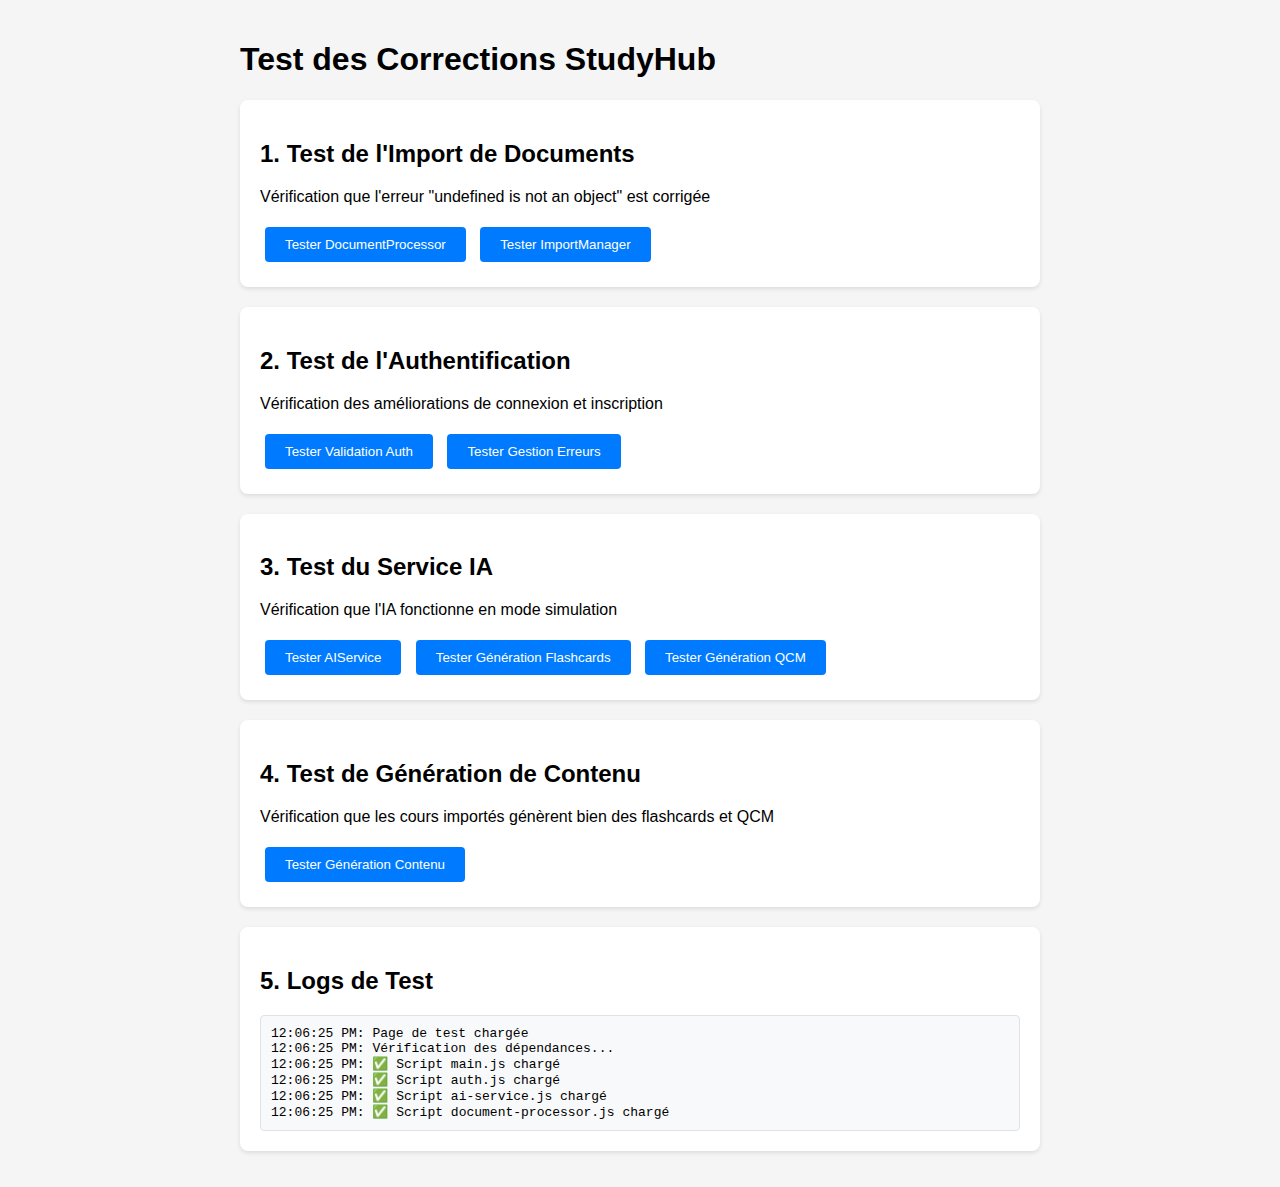
<file: qcm_e/test-fixes.html>
<!DOCTYPE html>
<html lang="fr">
<head>
    <meta charset="UTF-8">
    <meta name="viewport" content="width=device-width, initial-scale=1.0">
    <title>Test des Corrections - StudyHub</title>
    <style>
        body {
            font-family: Arial, sans-serif;
            max-width: 800px;
            margin: 0 auto;
            padding: 20px;
            background-color: #f5f5f5;
        }
        .test-section {
            background: white;
            margin: 20px 0;
            padding: 20px;
            border-radius: 8px;
            box-shadow: 0 2px 4px rgba(0,0,0,0.1);
        }
        .test-result {
            padding: 10px;
            margin: 10px 0;
            border-radius: 4px;
        }
        .success {
            background-color: #d4edda;
            color: #155724;
            border: 1px solid #c3e6cb;
        }
        .error {
            background-color: #f8d7da;
            color: #721c24;
            border: 1px solid #f5c6cb;
        }
        .warning {
            background-color: #fff3cd;
            color: #856404;
            border: 1px solid #ffeaa7;
        }
        button {
            background-color: #007bff;
            color: white;
            border: none;
            padding: 10px 20px;
            border-radius: 4px;
            cursor: pointer;
            margin: 5px;
        }
        button:hover {
            background-color: #0056b3;
        }
        .log {
            background-color: #f8f9fa;
            border: 1px solid #dee2e6;
            padding: 10px;
            border-radius: 4px;
            font-family: monospace;
            white-space: pre-wrap;
            max-height: 200px;
            overflow-y: auto;
        }
    </style>
</head>
<body>
    <h1>Test des Corrections StudyHub</h1>
    
    <div class="test-section">
        <h2>1. Test de l'Import de Documents</h2>
        <p>Vérification que l'erreur "undefined is not an object" est corrigée</p>
        <button onclick="testDocumentProcessor()">Tester DocumentProcessor</button>
        <button onclick="testImportManager()">Tester ImportManager</button>
        <div id="import-test-results"></div>
    </div>

    <div class="test-section">
        <h2>2. Test de l'Authentification</h2>
        <p>Vérification des améliorations de connexion et inscription</p>
        <button onclick="testAuthValidation()">Tester Validation Auth</button>
        <button onclick="testAuthErrors()">Tester Gestion Erreurs</button>
        <div id="auth-test-results"></div>
    </div>

    <div class="test-section">
        <h2>3. Test du Service IA</h2>
        <p>Vérification que l'IA fonctionne en mode simulation</p>
        <button onclick="testAIService()">Tester AIService</button>
        <button onclick="testFlashcardGeneration()">Tester Génération Flashcards</button>
        <button onclick="testQCMGeneration()">Tester Génération QCM</button>
        <div id="ai-test-results"></div>
    </div>

    <div class="test-section">
        <h2>4. Test de Génération de Contenu</h2>
        <p>Vérification que les cours importés génèrent bien des flashcards et QCM</p>
        <button onclick="testContentGeneration()">Tester Génération Contenu</button>
        <div id="content-test-results"></div>
    </div>

    <div class="test-section">
        <h2>5. Logs de Test</h2>
        <div id="test-logs" class="log"></div>
    </div>

    <script>
        function log(message) {
            const logs = document.getElementById('test-logs');
            logs.textContent += new Date().toLocaleTimeString() + ': ' + message + '\n';
            logs.scrollTop = logs.scrollHeight;
        }

        function showResult(containerId, message, type = 'success') {
            const container = document.getElementById(containerId);
            const div = document.createElement('div');
            div.className = `test-result ${type}`;
            div.textContent = message;
            container.appendChild(div);
        }

        // Test 1: DocumentProcessor
        function testDocumentProcessor() {
            log('Test DocumentProcessor...');
            const container = document.getElementById('import-test-results');
            container.innerHTML = '';

            try {
                if (typeof window.DocumentProcessor !== 'undefined') {
                    showResult('import-test-results', '✅ DocumentProcessor est correctement initialisé', 'success');
                    log('DocumentProcessor OK');
                } else {
                    showResult('import-test-results', '❌ DocumentProcessor n\'est pas initialisé', 'error');
                    log('DocumentProcessor FAILED');
                }
            } catch (error) {
                showResult('import-test-results', '❌ Erreur lors du test DocumentProcessor: ' + error.message, 'error');
                log('DocumentProcessor ERROR: ' + error.message);
            }
        }

        // Test 2: ImportManager
        function testImportManager() {
            log('Test ImportManager...');
            const container = document.getElementById('import-test-results');
            
            try {
                // Simuler un fichier
                const mockFile = new File(['Contenu de test'], 'test.pdf', { type: 'application/pdf' });
                
                if (window.DocumentProcessor && typeof window.DocumentProcessor.validateFile === 'function') {
                    const result = window.DocumentProcessor.validateFile(mockFile);
                    showResult('import-test-results', '✅ Validation de fichier fonctionne', 'success');
                    log('ImportManager validation OK');
                } else {
                    showResult('import-test-results', '❌ Méthode validateFile non trouvée', 'error');
                    log('ImportManager validation FAILED');
                }
            } catch (error) {
                showResult('import-test-results', '❌ Erreur lors du test ImportManager: ' + error.message, 'error');
                log('ImportManager ERROR: ' + error.message);
            }
        }

        // Test 3: Validation Auth
        function testAuthValidation() {
            log('Test validation auth...');
            const container = document.getElementById('auth-test-results');
            container.innerHTML = '';

            try {
                if (window.AuthManager && typeof window.AuthManager.isValidEmail === 'function') {
                    const validEmail = window.AuthManager.isValidEmail('test@example.com');
                    const invalidEmail = window.AuthManager.isValidEmail('invalid-email');
                    
                    if (validEmail && !invalidEmail) {
                        showResult('auth-test-results', '✅ Validation email fonctionne', 'success');
                        log('Auth validation OK');
                    } else {
                        showResult('auth-test-results', '❌ Validation email incorrecte', 'error');
                        log('Auth validation FAILED');
                    }
                } else {
                    showResult('auth-test-results', '❌ AuthManager ou isValidEmail non trouvé', 'error');
                    log('Auth validation FAILED - méthode manquante');
                }
            } catch (error) {
                showResult('auth-test-results', '❌ Erreur lors du test auth: ' + error.message, 'error');
                log('Auth validation ERROR: ' + error.message);
            }
        }

        // Test 4: AIService
        function testAIService() {
            log('Test AIService...');
            const container = document.getElementById('ai-test-results');
            container.innerHTML = '';

            try {
                if (window.AIService) {
                    showResult('ai-test-results', '✅ AIService est initialisé', 'success');
                    log('AIService OK');
                } else {
                    showResult('ai-test-results', '❌ AIService n\'est pas initialisé', 'error');
                    log('AIService FAILED');
                }
            } catch (error) {
                showResult('ai-test-results', '❌ Erreur lors du test AIService: ' + error.message, 'error');
                log('AIService ERROR: ' + error.message);
            }
        }

        // Test 5: Génération Flashcards
        async function testFlashcardGeneration() {
            log('Test génération flashcards...');
            const container = document.getElementById('ai-test-results');
            
            try {
                if (window.AIService && typeof window.AIService.generateFlashcards === 'function') {
                    const mockContent = 'Ceci est un contenu de test pour la génération de flashcards.';
                    const flashcards = await window.AIService.generateFlashcards(mockContent, 3);
                    
                    if (flashcards && Array.isArray(flashcards) && flashcards.length > 0) {
                        showResult('ai-test-results', `✅ Génération flashcards OK (${flashcards.length} générées)`, 'success');
                        log('Flashcard generation OK: ' + flashcards.length + ' flashcards');
                    } else {
                        showResult('ai-test-results', '❌ Génération flashcards échouée', 'error');
                        log('Flashcard generation FAILED');
                    }
                } else {
                    showResult('ai-test-results', '❌ Méthode generateFlashcards non trouvée', 'error');
                    log('Flashcard generation FAILED - méthode manquante');
                }
            } catch (error) {
                showResult('ai-test-results', '❌ Erreur lors du test flashcards: ' + error.message, 'error');
                log('Flashcard generation ERROR: ' + error.message);
            }
        }

        // Test 6: Génération QCM
        async function testQCMGeneration() {
            log('Test génération QCM...');
            const container = document.getElementById('ai-test-results');
            
            try {
                if (window.AIService && typeof window.AIService.generateQCM === 'function') {
                    const mockContent = 'Ceci est un contenu de test pour la génération de QCM.';
                    const qcm = await window.AIService.generateQCM(mockContent, 3);
                    
                    if (qcm && Array.isArray(qcm) && qcm.length > 0) {
                        showResult('ai-test-results', `✅ Génération QCM OK (${qcm.length} questions)`, 'success');
                        log('QCM generation OK: ' + qcm.length + ' questions');
                    } else {
                        showResult('ai-test-results', '❌ Génération QCM échouée', 'error');
                        log('QCM generation FAILED');
                    }
                } else {
                    showResult('ai-test-results', '❌ Méthode generateQCM non trouvée', 'error');
                    log('QCM generation FAILED - méthode manquante');
                }
            } catch (error) {
                showResult('ai-test-results', '❌ Erreur lors du test QCM: ' + error.message, 'error');
                log('QCM generation ERROR: ' + error.message);
            }
        }

        // Test 7: Génération Contenu Complet
        async function testContentGeneration() {
            log('Test génération contenu complet...');
            const container = document.getElementById('content-test-results');
            container.innerHTML = '';

            try {
                if (window.DocumentProcessor && typeof window.DocumentProcessor.generateStructuredContent === 'function') {
                    const mockContent = 'Ceci est un contenu de cours de test pour vérifier la génération automatique de flashcards, QCM et résumés.';
                    const result = await window.DocumentProcessor.generateStructuredContent(mockContent, {
                        generateSummary: true,
                        generateQCM: true,
                        generateFlashcards: true,
                        subject: 'Test'
                    });
                    
                    let successCount = 0;
                    if (result.summary) successCount++;
                    if (result.qcm && result.qcm.length > 0) successCount++;
                    if (result.flashcards && result.flashcards.length > 0) successCount++;
                    
                    showResult('content-test-results', `✅ Génération contenu OK (${successCount}/3 composants)`, 'success');
                    log('Content generation OK: ' + successCount + '/3 components');
                } else {
                    showResult('content-test-results', '❌ Méthode generateStructuredContent non trouvée', 'error');
                    log('Content generation FAILED - méthode manquante');
                }
            } catch (error) {
                showResult('content-test-results', '❌ Erreur lors du test contenu: ' + error.message, 'error');
                log('Content generation ERROR: ' + error.message);
            }
        }

        // Test 8: Gestion Erreurs Auth
        function testAuthErrors() {
            log('Test gestion erreurs auth...');
            const container = document.getElementById('auth-test-results');
            
            try {
                if (window.AuthManager) {
                    showResult('auth-test-results', '✅ AuthManager est disponible', 'success');
                    log('Auth error handling OK');
                } else {
                    showResult('auth-test-results', '❌ AuthManager non trouvé', 'error');
                    log('Auth error handling FAILED');
                }
            } catch (error) {
                showResult('auth-test-results', '❌ Erreur lors du test gestion erreurs: ' + error.message, 'error');
                log('Auth error handling ERROR: ' + error.message);
            }
        }

        // Initialisation
        window.addEventListener('load', function() {
            log('Page de test chargée');
            log('Vérification des dépendances...');
            
            // Vérifier que les scripts sont chargés
            const scripts = ['main.js', 'auth.js', 'ai-service.js', 'document-processor.js'];
            scripts.forEach(script => {
                if (document.querySelector(`script[src*="${script}"]`)) {
                    log(`✅ Script ${script} chargé`);
                } else {
                    log(`❌ Script ${script} manquant`);
                }
            });
        });
    </script>

    <!-- Charger les scripts nécessaires -->
    <script src="config.js"></script>
    <script src="scripts/notification-manager.js"></script>
    <script src="scripts/main.js"></script>
    <script src="scripts/auth.js"></script>
    <script src="scripts/ai-service.js"></script>
    <script src="scripts/document-processor.js"></script>
</body>
</html>
</file>
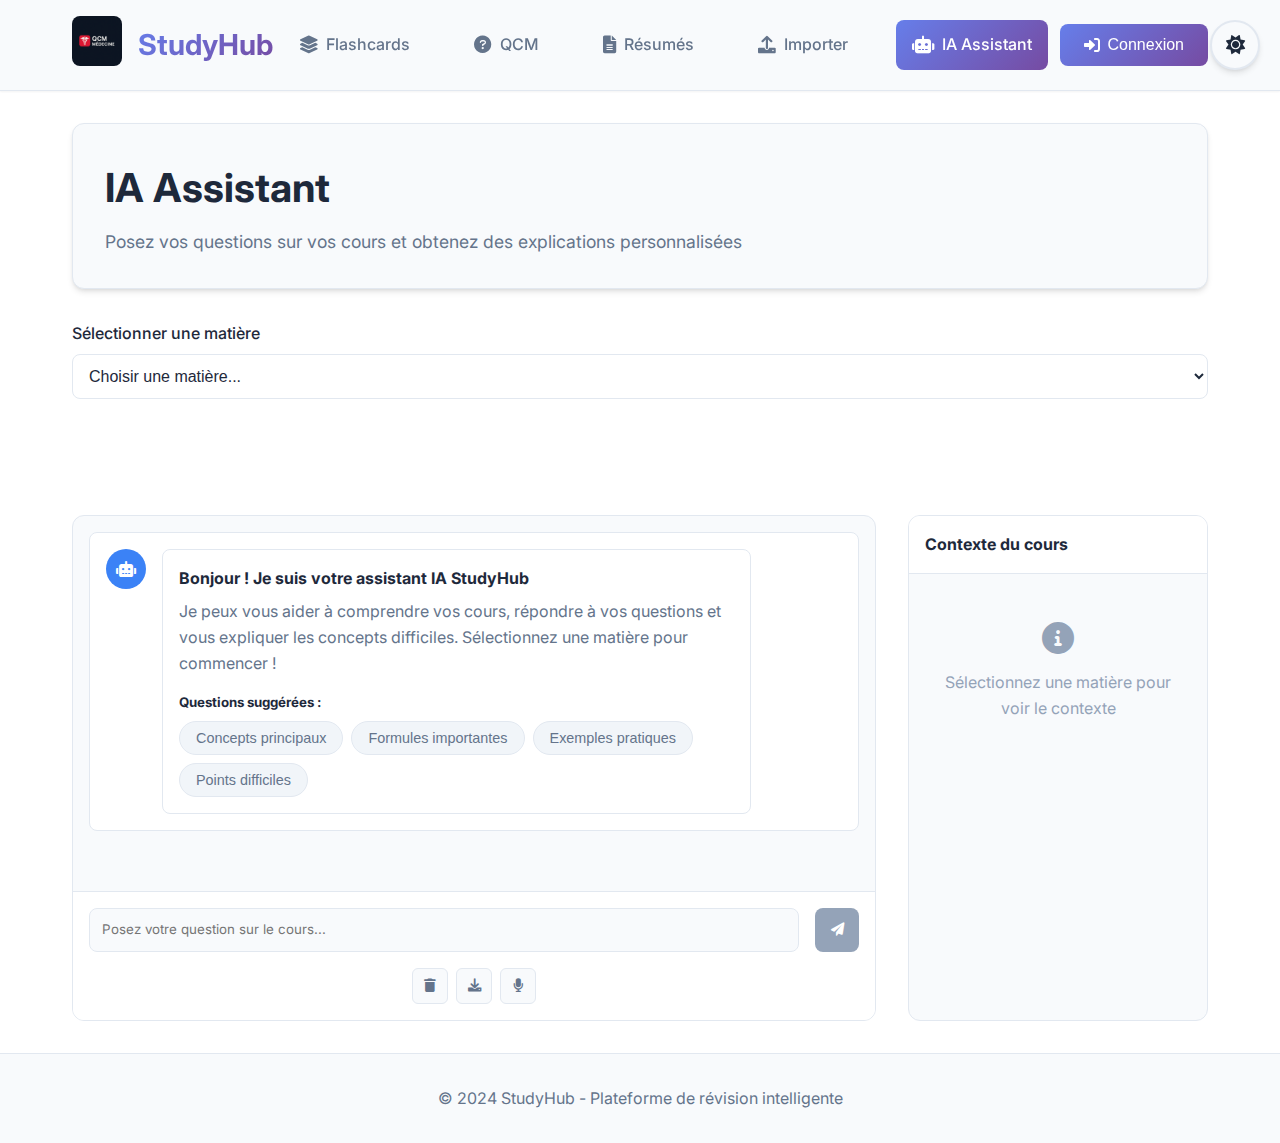
<file: qcm_e/pages/ai-chat.html>
<!DOCTYPE html>
<html lang="fr" data-theme="light">
<head>
  <meta charset="UTF-8">
  <meta name="viewport" content="width=device-width, initial-scale=1.0">
  <title>IA Assistant - StudyHub</title>
  <link rel="stylesheet" href="../assets/style.css">
  <link href="https://cdnjs.cloudflare.com/ajax/libs/font-awesome/6.0.0/css/all.min.css" rel="stylesheet">
  <link href="https://fonts.googleapis.com/css2?family=Inter:wght@300;400;500;600;700&display=swap" rel="stylesheet">
</head>
<body>
  <div class="theme-toggle">
    <button id="theme-switch" aria-label="Changer de thème">
      <i class="fas fa-sun"></i>
    </button>
  </div>

  <header class="header">
    <div class="header-content">
      <div class="logo-section">
        <a href="../index.html">
          <img src="../assets/logo.png" id="logo" alt="StudyHub Logo">
        </a>
        <h1>StudyHub</h1>
      </div>
      <nav class="main-nav">
        <ul>
          <li><a href="flashcards.html" class="nav-link">
            <i class="fas fa-layer-group"></i>
            <span>Flashcards</span>
          </a></li>
          <li><a href="qcm.html" class="nav-link">
            <i class="fas fa-question-circle"></i>
            <span>QCM</span>
          </a></li>
          <li><a href="resumes.html" class="nav-link">
            <i class="fas fa-file-alt"></i>
            <span>Résumés</span>
          </a></li>
          <li><a href="import.html" class="nav-link">
            <i class="fas fa-upload"></i>
            <span>Importer</span>
          </a></li>
          <li><a href="ai-chat.html" class="nav-link active">
            <i class="fas fa-robot"></i>
            <span>IA Assistant</span>
          </a></li>
        </ul>
      </nav>
      <div class="user-section">
        <div id="user-info" class="user-info hidden">
          <span id="user-name"></span>
          <button id="logout-btn" class="btn btn-secondary">
            <i class="fas fa-sign-out-alt"></i>
          </button>
        </div>
        <button id="login-btn" class="btn btn-primary">
          <i class="fas fa-sign-in-alt"></i> Connexion
        </button>
      </div>
    </div>
  </header>

  <main class="main-content">
    <div class="page-header">
      <h1 class="page-title">IA Assistant</h1>
      <p class="page-subtitle">Posez vos questions sur vos cours et obtenez des explications personnalisées</p>
    </div>

    <div class="chat-container">
      <!-- Sélection de matière -->
      <div class="subject-selector">
        <div class="form-group">
          <label for="chat-subject" class="form-label">Sélectionner une matière</label>
          <select id="chat-subject" class="form-select">
            <option value="">Choisir une matière...</option>
          </select>
        </div>
        <div class="subject-info hidden" id="subject-info">
          <div class="info-card">
            <h4>Informations sur la matière</h4>
            <div class="info-grid">
              <div class="info-item">
                <i class="fas fa-file-alt"></i>
                <span>Documents: <strong id="doc-count">0</strong></span>
              </div>
              <div class="info-item">
                <i class="fas fa-question-circle"></i>
                <span>QCM: <strong id="qcm-count">0</strong></span>
              </div>
              <div class="info-item">
                <i class="fas fa-layer-group"></i>
                <span>Flashcards: <strong id="flashcard-count">0</strong></span>
              </div>
            </div>
          </div>
        </div>
      </div>

      <!-- Zone de chat -->
      <div class="chat-area">
        <div class="chat-messages" id="chat-messages">
          <div class="welcome-message">
            <div class="ai-avatar">
              <i class="fas fa-robot"></i>
            </div>
            <div class="message-content">
              <h4>Bonjour ! Je suis votre assistant IA StudyHub</h4>
              <p>Je peux vous aider à comprendre vos cours, répondre à vos questions et vous expliquer les concepts difficiles. Sélectionnez une matière pour commencer !</p>
              <div class="suggested-questions">
                <h5>Questions suggérées :</h5>
                <div class="question-chips">
                  <button class="question-chip" data-question="Peux-tu m'expliquer les concepts principaux de ce cours ?">
                    Concepts principaux
                  </button>
                  <button class="question-chip" data-question="Quelles sont les formules importantes à retenir ?">
                    Formules importantes
                  </button>
                  <button class="question-chip" data-question="Peux-tu me donner des exemples pratiques ?">
                    Exemples pratiques
                  </button>
                  <button class="question-chip" data-question="Quels sont les points difficiles de ce cours ?">
                    Points difficiles
                  </button>
                </div>
              </div>
            </div>
          </div>
        </div>

        <!-- Zone de saisie -->
        <div class="chat-input-area">
          <div class="chat-input-container">
            <textarea 
              id="chat-input" 
              placeholder="Posez votre question sur le cours..."
              rows="1"
            ></textarea>
            <button id="send-message" class="send-btn" disabled>
              <i class="fas fa-paper-plane"></i>
            </button>
          </div>
          <div class="chat-actions">
            <button class="action-btn" id="clear-chat" title="Effacer la conversation">
              <i class="fas fa-trash"></i>
            </button>
            <button class="action-btn" id="export-chat" title="Exporter la conversation">
              <i class="fas fa-download"></i>
            </button>
            <button class="action-btn" id="voice-input" title="Saisie vocale">
              <i class="fas fa-microphone"></i>
            </button>
          </div>
        </div>
      </div>

      <!-- Panneau latéral avec contexte -->
      <div class="chat-sidebar">
        <div class="sidebar-header">
          <h4>Contexte du cours</h4>
        </div>
        <div class="context-content" id="context-content">
          <div class="empty-context">
            <i class="fas fa-info-circle"></i>
            <p>Sélectionnez une matière pour voir le contexte</p>
          </div>
        </div>
      </div>
    </div>
  </main>

  <footer class="footer">
    <p>&copy; 2024 StudyHub - Plateforme de révision intelligente</p>
  </footer>

  <script src="../scripts/main.js"></script>
  <script src="../scripts/auth.js"></script>
  <script src="../scripts/notification-manager.js"></script>
  <script src="../scripts/ai-service.js"></script>
  <script src="../scripts/ai-chat.js"></script>
</body>
</html>
</file>
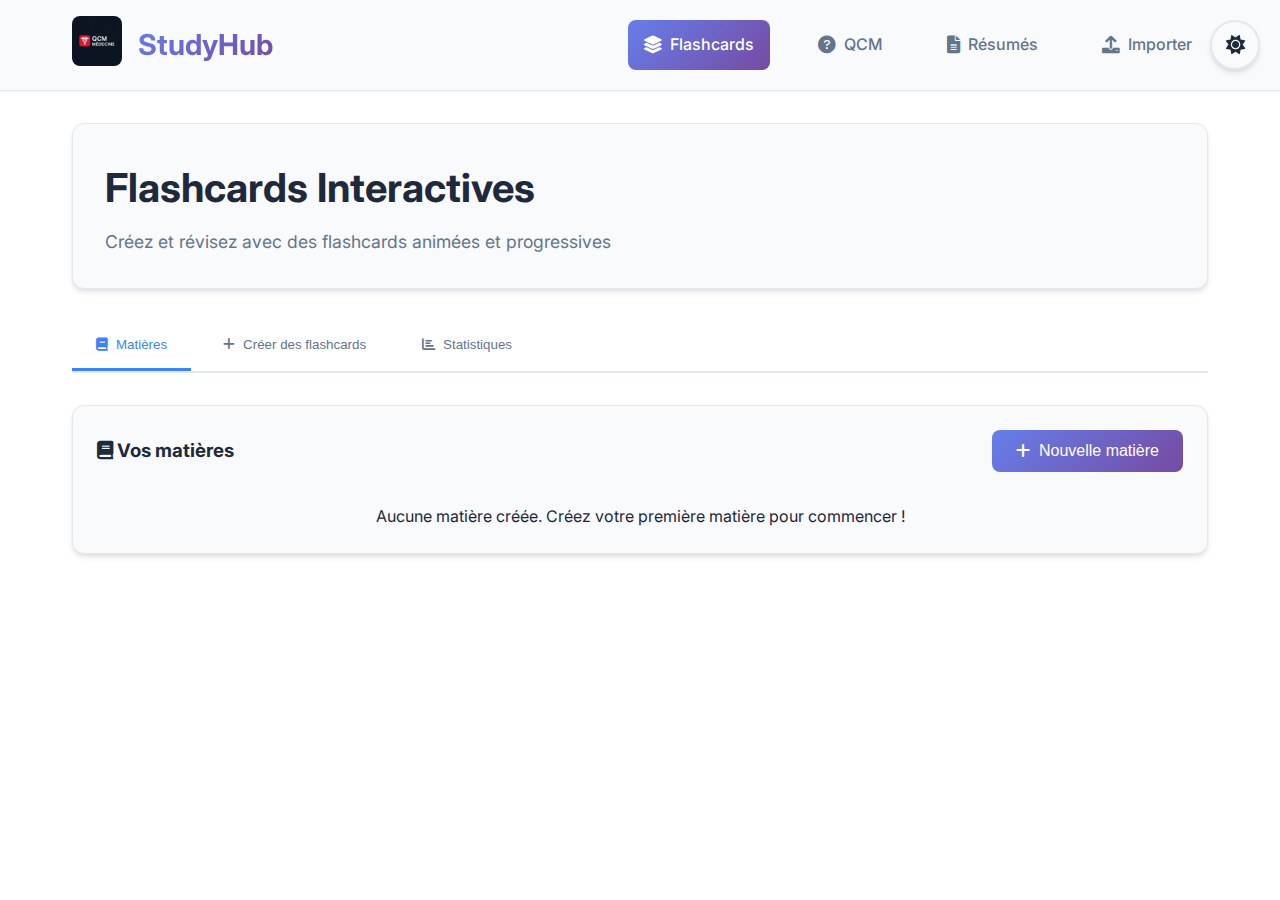
<file: qcm_e/pages/flashcards.html>
<!DOCTYPE html>
<html lang="fr" data-theme="light">
<head>
  <meta charset="UTF-8">
  <meta name="viewport" content="width=device-width, initial-scale=1.0">
  <title>Flashcards - StudyHub</title>
  <link rel="stylesheet" href="../assets/style.css">
  <link href="https://cdnjs.cloudflare.com/ajax/libs/font-awesome/6.0.0/css/all.min.css" rel="stylesheet">
  <link href="https://fonts.googleapis.com/css2?family=Inter:wght@300;400;500;600;700&display=swap" rel="stylesheet">
</head>
<body>
  <div class="theme-toggle">
    <button id="theme-switch" aria-label="Changer de thème">
      <i class="fas fa-sun"></i>
    </button>
  </div>

  <header class="header">
    <div class="header-content">
      <div class="logo-section">
        <a href="../index.html">
          <img src="../assets/logo.png" id="logo" alt="StudyHub Logo">
        </a>
        <h1>StudyHub</h1>
      </div>
      <nav class="main-nav">
        <ul>
          <li><a href="flashcards.html" class="nav-link active">
            <i class="fas fa-layer-group"></i>
            <span>Flashcards</span>
          </a></li>
          <li><a href="qcm.html" class="nav-link">
            <i class="fas fa-question-circle"></i>
            <span>QCM</span>
          </a></li>
          <li><a href="resumes.html" class="nav-link">
            <i class="fas fa-file-alt"></i>
            <span>Résumés</span>
          </a></li>
          <li><a href="import.html" class="nav-link">
            <i class="fas fa-upload"></i>
            <span>Importer</span>
          </a></li>
        </ul>
      </nav>
    </div>
  </header>

  <main class="main-content">
    <div class="page-header">
      <h1 class="page-title">Flashcards Interactives</h1>
      <p class="page-subtitle">Créez et révisez avec des flashcards animées et progressives</p>
    </div>

    <!-- Onglets -->
    <div class="tabs-container">
      <div class="tabs">
        <button class="tab-btn active" data-tab="subjects">
          <i class="fas fa-book"></i>
          Matières
        </button>
        <button class="tab-btn" data-tab="create">
          <i class="fas fa-plus"></i>
          Créer des flashcards
        </button>
        <button class="tab-btn" data-tab="stats">
          <i class="fas fa-chart-bar"></i>
          Statistiques
        </button>
      </div>

      <!-- Onglet Matières -->
      <div class="tab-content active" id="subjects-tab">
        <div class="card">
          <div class="subjects-header">
            <h3><i class="fas fa-book"></i> Vos matières</h3>
            <button class="btn btn-primary" onclick="flashcardManager.createSubject()">
              <i class="fas fa-plus"></i> Nouvelle matière
            </button>
          </div>
          
          <div id="subjects-grid" class="subjects-grid">
            <!-- Les matières seront affichées ici -->
          </div>
        </div>

        <div id="flashcards-container" class="flashcards-section hidden">
          <div class="card">
            <div class="flashcards-header">
              <h3 id="current-subject-title"></h3>
              <div class="flashcards-controls">
                <button class="btn btn-secondary" onclick="flashcardManager.previousCard()" id="prev-card-btn">
                  <i class="fas fa-chevron-left"></i> Précédent
                </button>
                <span id="card-counter">1/5</span>
                <button class="btn btn-secondary" onclick="flashcardManager.nextCard()" id="next-card-btn">
                  Suivant <i class="fas fa-chevron-right"></i>
                </button>
              </div>
            </div>
            
            <div class="progress-section">
              <div class="progress-info">
                <span>Progression</span>
                <span id="progress-percentage">20%</span>
              </div>
              <div class="progress-bar">
                <div class="progress-bar-fill" id="flashcard-progress"></div>
              </div>
            </div>

            <div id="flashcard-display" class="flashcard-display">
              <!-- Les flashcards seront affichées ici -->
            </div>

            <div class="flashcard-actions">
              <button class="btn btn-error" onclick="flashcardManager.markAsIncorrect()">
                <i class="fas fa-times"></i> Incorrect
              </button>
              <button class="btn btn-success" onclick="flashcardManager.markAsCorrect()">
                <i class="fas fa-check"></i> Correct
              </button>
            </div>
          </div>
        </div>
      </div>

      <!-- Onglet Créer -->
      <div class="tab-content" id="create-tab">
        <div class="card">
          <h3><i class="fas fa-edit"></i> Créer de nouvelles flashcards</h3>
          
          <form id="flashcard-form">
            <div class="form-group">
              <label for="flashcard-subject" class="form-label">Matière</label>
              <select id="flashcard-subject" class="form-select" required>
                <option value="">Sélectionner une matière</option>
              </select>
            </div>

            <div id="flashcards-creation-container">
              <!-- Les flashcards en cours de création seront affichées ici -->
            </div>

            <button type="button" class="btn btn-secondary" onclick="flashcardManager.addFlashcardField()">
              <i class="fas fa-plus"></i> Ajouter une flashcard
            </button>

            <div class="form-actions mt-3">
              <button type="submit" class="btn btn-primary">
                <i class="fas fa-save"></i> Sauvegarder
              </button>
              <button type="button" class="btn btn-secondary" onclick="flashcardManager.clearFlashcardForm()">
                <i class="fas fa-trash"></i> Effacer
              </button>
            </div>
          </form>
        </div>
      </div>

      <!-- Onglet Statistiques -->
      <div class="tab-content" id="stats-tab">
        <div class="stats-overview">
          <div class="grid-3">
            <div class="stat-card">
              <i class="fas fa-layer-group"></i>
              <div class="stat-info">
                <span class="stat-number" id="total-flashcards">0</span>
                <span class="stat-label">Flashcards totales</span>
              </div>
            </div>
            <div class="stat-card">
              <i class="fas fa-percentage"></i>
              <div class="stat-info">
                <span class="stat-number" id="flashcard-accuracy">0%</span>
                <span class="stat-label">Précision moyenne</span>
              </div>
            </div>
            <div class="stat-card">
              <i class="fas fa-clock"></i>
              <div class="stat-info">
                <span class="stat-number" id="study-time">0h</span>
                <span class="stat-label">Temps d'étude</span>
              </div>
            </div>
          </div>
        </div>

        <div class="stats-details">
          <h3>Statistiques par matière</h3>
          <div id="subject-stats-flashcards" class="grid-2">
            <!-- Les statistiques par matière seront affichées ici -->
          </div>
        </div>
      </div>
    </div>
  </main>

  <script src="../scripts/main.js"></script>
  <script src="../scripts/auth.js"></script>
  <script src="../scripts/notification-manager.js"></script>
  <script src="../scripts/ai-service.js"></script>
  <script src="../scripts/flashcards.js"></script>
</body>
</html>
</file>
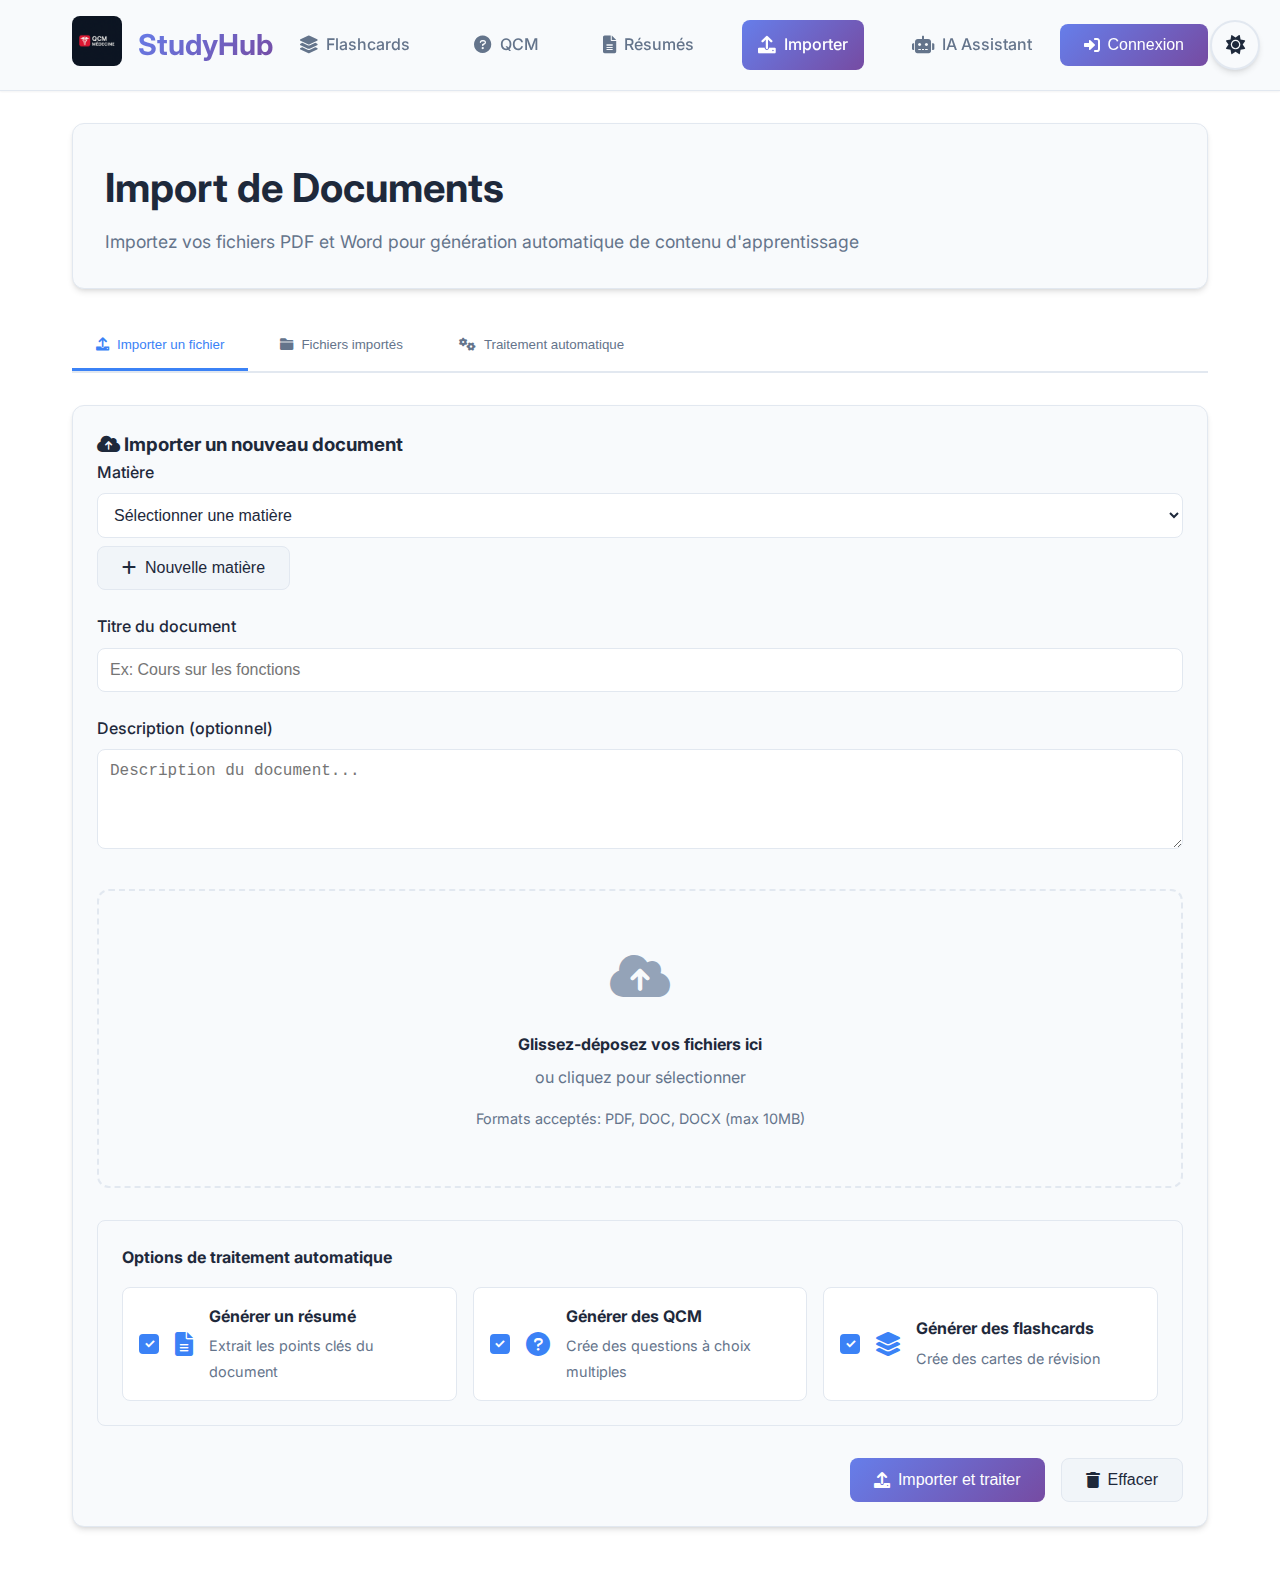
<file: qcm_e/pages/import.html>
<!DOCTYPE html>
<html lang="fr" data-theme="light">
<head>
  <meta charset="UTF-8">
  <meta name="viewport" content="width=device-width, initial-scale=1.0">
  <title>Import de Fichiers - StudyHub</title>
  <link rel="stylesheet" href="../assets/style.css">
  <link href="https://cdnjs.cloudflare.com/ajax/libs/font-awesome/6.0.0/css/all.min.css" rel="stylesheet">
  <link href="https://fonts.googleapis.com/css2?family=Inter:wght@300;400;500;600;700&display=swap" rel="stylesheet">
</head>
<body>
  <div class="theme-toggle">
    <button id="theme-switch" aria-label="Changer de thème">
      <i class="fas fa-sun"></i>
    </button>
  </div>

  <header class="header">
    <div class="header-content">
      <div class="logo-section">
        <a href="../index.html">
          <img src="../assets/logo.png" id="logo" alt="StudyHub Logo">
        </a>
        <h1>StudyHub</h1>
      </div>
      <nav class="main-nav">
        <ul>
          <li><a href="flashcards.html" class="nav-link">
            <i class="fas fa-layer-group"></i>
            <span>Flashcards</span>
          </a></li>
          <li><a href="qcm.html" class="nav-link">
            <i class="fas fa-question-circle"></i>
            <span>QCM</span>
          </a></li>
          <li><a href="resumes.html" class="nav-link">
            <i class="fas fa-file-alt"></i>
            <span>Résumés</span>
          </a></li>
          <li><a href="import.html" class="nav-link active">
            <i class="fas fa-upload"></i>
            <span>Importer</span>
          </a></li>
          <li><a href="ai-chat.html" class="nav-link">
            <i class="fas fa-robot"></i>
            <span>IA Assistant</span>
          </a></li>
        </ul>
      </nav>
      <div class="user-section">
        <div id="user-info" class="user-info hidden">
          <span id="user-name"></span>
          <button id="logout-btn" class="btn btn-secondary">
            <i class="fas fa-sign-out-alt"></i>
          </button>
        </div>
        <button id="login-btn" class="btn btn-primary">
          <i class="fas fa-sign-in-alt"></i> Connexion
        </button>
      </div>
    </div>
  </header>

  <main class="main-content">
    <div class="page-header">
      <h1 class="page-title">Import de Documents</h1>
      <p class="page-subtitle">Importez vos fichiers PDF et Word pour génération automatique de contenu d'apprentissage</p>
    </div>

    <!-- Onglets -->
    <div class="tabs-container">
      <div class="tabs">
        <button class="tab-btn active" data-tab="upload">
          <i class="fas fa-upload"></i>
          Importer un fichier
        </button>
        <button class="tab-btn" data-tab="files">
          <i class="fas fa-folder"></i>
          Fichiers importés
        </button>
        <button class="tab-btn" data-tab="processing">
          <i class="fas fa-cogs"></i>
          Traitement automatique
        </button>
      </div>

      <!-- Onglet Upload -->
      <div class="tab-content active" id="upload-tab">
        <div class="card">
          <h3><i class="fas fa-cloud-upload-alt"></i> Importer un nouveau document</h3>
          
          <form id="upload-form">
            <div class="form-group">
              <label for="file-subject" class="form-label">Matière</label>
              <select id="file-subject" class="form-select" required>
                <option value="">Sélectionner une matière</option>
              </select>
              <button type="button" class="btn btn-secondary mt-1" onclick="importManager.createNewSubject()">
                <i class="fas fa-plus"></i> Nouvelle matière
              </button>
            </div>

            <div class="form-group">
              <label for="file-title" class="form-label">Titre du document</label>
              <input type="text" id="file-title" class="form-input" placeholder="Ex: Cours sur les fonctions" required>
            </div>

            <div class="form-group">
              <label for="file-description" class="form-label">Description (optionnel)</label>
              <textarea id="file-description" class="form-textarea" placeholder="Description du document..."></textarea>
            </div>

            <div class="file-upload-section">
              <div class="file-upload-area" id="drop-zone">
                <div class="upload-icon">
                  <i class="fas fa-cloud-upload-alt"></i>
                </div>
                <h4>Glissez-déposez vos fichiers ici</h4>
                <p>ou cliquez pour sélectionner</p>
                <p class="file-types">Formats acceptés: PDF, DOC, DOCX (max 10MB)</p>
                <input type="file" id="file-input" accept=".pdf,.doc,.docx" style="display: none;">
              </div>
              
              <div id="file-preview" class="file-preview hidden">
                <div class="file-info">
                  <i class="fas fa-file-alt"></i>
                  <div class="file-details">
                    <span class="file-name" id="preview-name"></span>
                    <span class="file-size" id="preview-size"></span>
                  </div>
                  <button type="button" class="btn btn-error" onclick="importManager.removeFile()">
                    <i class="fas fa-times"></i>
                  </button>
                </div>
              </div>
            </div>

            <div class="processing-options">
              <h4>Options de traitement automatique</h4>
              <div class="options-grid">
                <label class="option-item">
                  <input type="checkbox" id="generate-summary" checked>
                  <span class="checkmark"></span>
                  <div class="option-content">
                    <i class="fas fa-file-alt"></i>
                    <div>
                      <strong>Générer un résumé</strong>
                      <small>Extrait les points clés du document</small>
                    </div>
                  </div>
                </label>
                
                <label class="option-item">
                  <input type="checkbox" id="generate-qcm" checked>
                  <span class="checkmark"></span>
                  <div class="option-content">
                    <i class="fas fa-question-circle"></i>
                    <div>
                      <strong>Générer des QCM</strong>
                      <small>Crée des questions à choix multiples</small>
                    </div>
                  </div>
                </label>
                
                <label class="option-item">
                  <input type="checkbox" id="generate-flashcards" checked>
                  <span class="checkmark"></span>
                  <div class="option-content">
                    <i class="fas fa-layer-group"></i>
                    <div>
                      <strong>Générer des flashcards</strong>
                      <small>Crée des cartes de révision</small>
                    </div>
                  </div>
                </label>
              </div>
            </div>

            <div class="form-actions mt-3">
              <button type="submit" class="btn btn-primary" id="upload-btn" disabled>
                <i class="fas fa-upload"></i> Importer et traiter
              </button>
              <button type="button" class="btn btn-secondary" onclick="importManager.clearForm()">
                <i class="fas fa-trash"></i> Effacer
              </button>
            </div>
          </form>
        </div>
      </div>

      <!-- Onglet Fichiers -->
      <div class="tab-content" id="files-tab">
        <div class="card">
          <h3><i class="fas fa-folder-open"></i> Documents importés</h3>
          
          <div class="files-filter">
            <div class="form-group">
              <label for="filter-subject" class="form-label">Filtrer par matière</label>
              <select id="filter-subject" class="form-select" onchange="importManager.filterFiles()">
                <option value="">Toutes les matières</option>
              </select>
            </div>
          </div>

          <div id="files-list" class="files-grid">
            <!-- Les fichiers importés seront affichés ici -->
          </div>
        </div>
      </div>

      <!-- Onglet Traitement -->
      <div class="tab-content" id="processing-tab">
        <div class="card">
          <h3><i class="fas fa-cogs"></i> Traitement automatique</h3>
          <p>Cette fonctionnalité utilise l'IA pour analyser vos documents et générer automatiquement du contenu d'apprentissage.</p>
          
          <div class="processing-status">
            <h4>Statut du traitement</h4>
            <div id="processing-queue" class="processing-queue">
              <!-- La queue de traitement sera affichée ici -->
            </div>
          </div>

          <div class="processing-info">
            <h4>Comment ça fonctionne ?</h4>
            <div class="info-grid">
              <div class="info-item">
                <div class="info-icon">
                  <i class="fas fa-file-upload"></i>
                </div>
                <h5>1. Import</h5>
                <p>Uploadez votre document PDF ou Word</p>
              </div>
              
              <div class="info-item">
                <div class="info-icon">
                  <i class="fas fa-search"></i>
                </div>
                <h5>2. Analyse</h5>
                <p>L'IA extrait et analyse le contenu</p>
              </div>
              
              <div class="info-item">
                <div class="info-icon">
                  <i class="fas fa-magic"></i>
                </div>
                <h5>3. Génération</h5>
                <p>Création automatique de résumés, QCM et flashcards</p>
              </div>
              
              <div class="info-item">
                <div class="info-icon">
                  <i class="fas fa-check-circle"></i>
                </div>
                <h5>4. Disponible</h5>
                <p>Votre contenu est prêt pour la révision</p>
              </div>
            </div>
          </div>

          <div class="processing-limitations">
            <h4>Limitations actuelles</h4>
            <div class="limitations-list">
              <div class="limitation-item">
                <i class="fas fa-info-circle"></i>
                <span>Le traitement automatique est en cours de développement</span>
              </div>
              <div class="limitation-item">
                <i class="fas fa-clock"></i>
                <span>Les fichiers sont actuellement stockés localement</span>
              </div>
              <div class="limitation-item">
                <i class="fas fa-exclamation-triangle"></i>
                <span>La génération de contenu nécessite une connexion internet</span>
              </div>
            </div>
          </div>
        </div>
      </div>
    </div>
  </main>

  <!-- Modal de progression -->
  <div id="progress-modal" class="modal hidden">
    <div class="modal-content">
      <div class="modal-header">
        <h3>Traitement en cours</h3>
      </div>
      <div class="modal-body">
        <div class="progress-steps">
          <div class="step active" id="step-upload">
            <div class="step-icon">
              <i class="fas fa-upload"></i>
            </div>
            <div class="step-content">
              <h5>Upload du fichier</h5>
              <p>Envoi du document...</p>
            </div>
          </div>
          
          <div class="step" id="step-extract">
            <div class="step-icon">
              <i class="fas fa-file-text"></i>
            </div>
            <div class="step-content">
              <h5>Extraction du texte</h5>
              <p>Analyse du contenu...</p>
            </div>
          </div>
          
          <div class="step" id="step-process">
            <div class="step-icon">
              <i class="fas fa-cogs"></i>
            </div>
            <div class="step-content">
              <h5>Traitement IA</h5>
              <p>Génération du contenu...</p>
            </div>
          </div>
          
          <div class="step" id="step-save">
            <div class="step-icon">
              <i class="fas fa-save"></i>
            </div>
            <div class="step-content">
              <h5>Sauvegarde</h5>
              <p>Enregistrement des données...</p>
            </div>
          </div>
        </div>
        
        <div class="progress-bar">
          <div class="progress-bar-fill" id="modal-progress-fill"></div>
        </div>
        
        <div class="progress-text">
          <span id="progress-percentage">0%</span>
        </div>
      </div>
    </div>
  </div>

  <script src="../scripts/main.js"></script>
  <script src="../scripts/auth.js"></script>
  <script src="../scripts/notification-manager.js"></script>
  <script src="../scripts/document-processor.js"></script>
  <script src="../scripts/ai-service.js"></script>
  <script src="../scripts/import.js"></script>
</body>
</html>
</file>
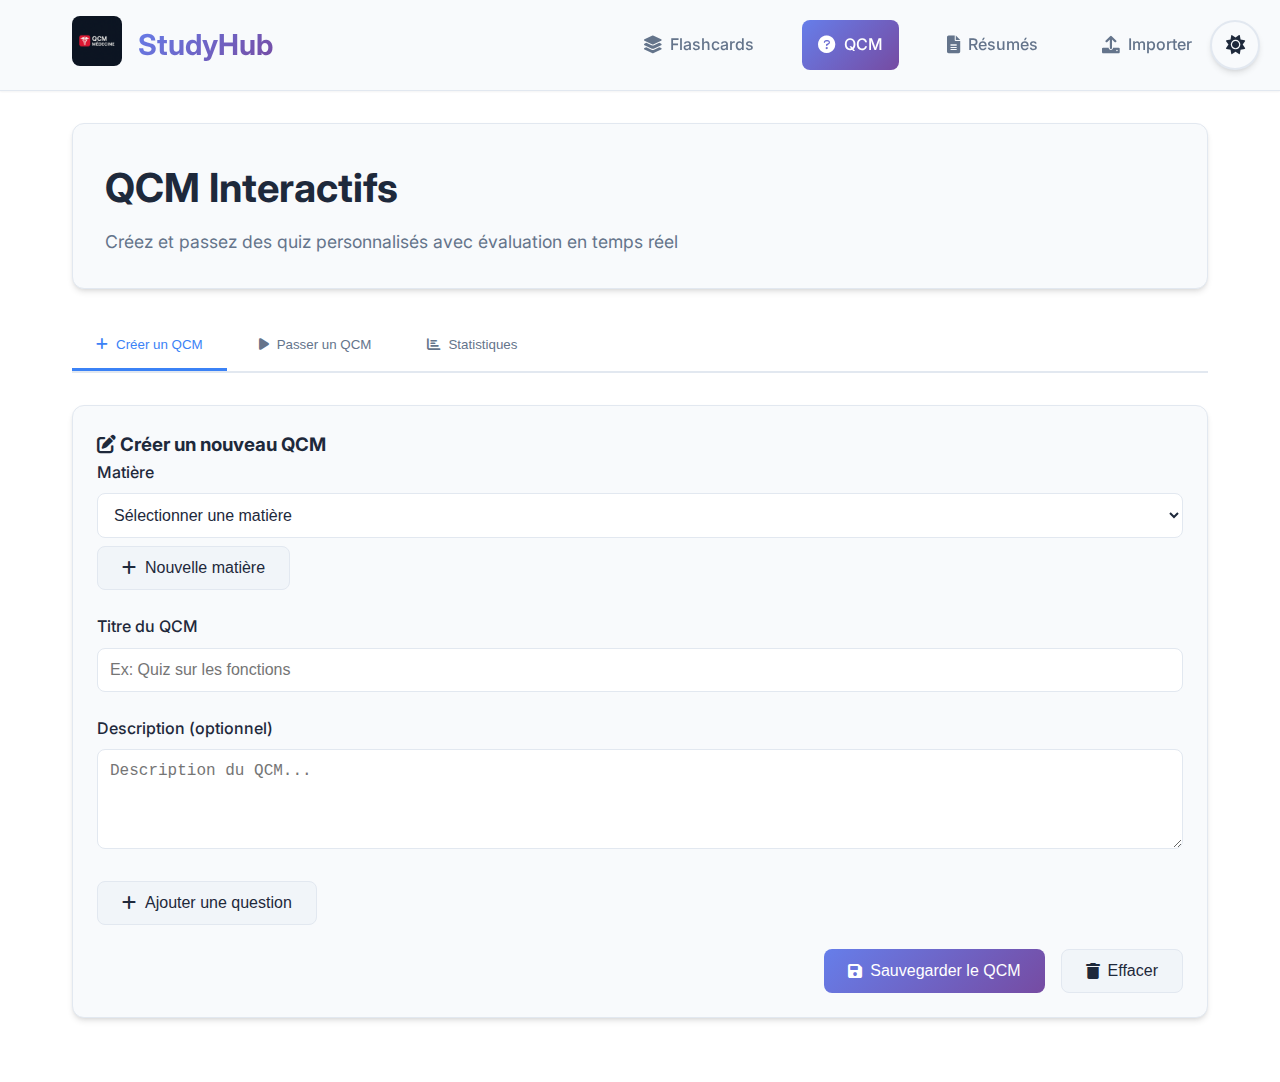
<file: qcm_e/pages/qcm.html>
<!DOCTYPE html>
<html lang="fr" data-theme="light">
<head>
  <meta charset="UTF-8">
  <meta name="viewport" content="width=device-width, initial-scale=1.0">
  <title>QCM - StudyHub</title>
  <link rel="stylesheet" href="../assets/style.css">
  <link href="https://cdnjs.cloudflare.com/ajax/libs/font-awesome/6.0.0/css/all.min.css" rel="stylesheet">
  <link href="https://fonts.googleapis.com/css2?family=Inter:wght@300;400;500;600;700&display=swap" rel="stylesheet">
</head>
<body>
  <div class="theme-toggle">
    <button id="theme-switch" aria-label="Changer de thème">
      <i class="fas fa-sun"></i>
    </button>
  </div>

  <header class="header">
    <div class="header-content">
      <div class="logo-section">
        <a href="../index.html">
          <img src="../assets/logo.png" id="logo" alt="StudyHub Logo">
        </a>
        <h1>StudyHub</h1>
      </div>
      <nav class="main-nav">
        <ul>
          <li><a href="flashcards.html" class="nav-link">
            <i class="fas fa-layer-group"></i>
            <span>Flashcards</span>
          </a></li>
          <li><a href="qcm.html" class="nav-link active">
            <i class="fas fa-question-circle"></i>
            <span>QCM</span>
          </a></li>
          <li><a href="resumes.html" class="nav-link">
            <i class="fas fa-file-alt"></i>
            <span>Résumés</span>
          </a></li>
          <li><a href="import.html" class="nav-link">
            <i class="fas fa-upload"></i>
            <span>Importer</span>
          </a></li>
        </ul>
      </nav>
    </div>
  </header>

  <main class="main-content">
    <div class="page-header">
      <h1 class="page-title">QCM Interactifs</h1>
      <p class="page-subtitle">Créez et passez des quiz personnalisés avec évaluation en temps réel</p>
    </div>

    <!-- Onglets -->
    <div class="tabs-container">
      <div class="tabs">
        <button class="tab-btn active" data-tab="create">
          <i class="fas fa-plus"></i>
          Créer un QCM
        </button>
        <button class="tab-btn" data-tab="practice">
          <i class="fas fa-play"></i>
          Passer un QCM
        </button>
        <button class="tab-btn" data-tab="stats">
          <i class="fas fa-chart-bar"></i>
          Statistiques
        </button>
      </div>

      <!-- Onglet Créer -->
      <div class="tab-content active" id="create-tab">
        <div class="card">
          <h3><i class="fas fa-edit"></i> Créer un nouveau QCM</h3>
          
          <form id="qcm-form">
            <div class="form-group">
              <label for="subject-select" class="form-label">Matière</label>
              <select id="subject-select" class="form-select" required>
                <option value="">Sélectionner une matière</option>
              </select>
              <button type="button" class="btn btn-secondary mt-1" onclick="createNewSubject()">
                <i class="fas fa-plus"></i> Nouvelle matière
              </button>
            </div>

            <div class="form-group">
              <label for="qcm-title" class="form-label">Titre du QCM</label>
              <input type="text" id="qcm-title" class="form-input" placeholder="Ex: Quiz sur les fonctions" required>
            </div>

            <div class="form-group">
              <label for="qcm-description" class="form-label">Description (optionnel)</label>
              <textarea id="qcm-description" class="form-textarea" placeholder="Description du QCM..."></textarea>
            </div>

            <div id="questions-container">
              <!-- Les questions seront ajoutées ici dynamiquement -->
            </div>

            <button type="button" class="btn btn-secondary" onclick="addQuestion()">
              <i class="fas fa-plus"></i> Ajouter une question
            </button>

            <div class="form-actions mt-3">
              <button type="submit" class="btn btn-primary">
                <i class="fas fa-save"></i> Sauvegarder le QCM
              </button>
              <button type="button" class="btn btn-secondary" onclick="clearForm()">
                <i class="fas fa-trash"></i> Effacer
              </button>
            </div>
          </form>
        </div>
      </div>

      <!-- Onglet Passer -->
      <div class="tab-content" id="practice-tab">
        <div class="card">
          <h3><i class="fas fa-play"></i> Sélectionner un QCM à passer</h3>
          
          <div class="form-group">
            <label for="practice-subject" class="form-label">Matière</label>
            <select id="practice-subject" class="form-select" onchange="loadQCMsForSubject()">
              <option value="">Sélectionner une matière</option>
            </select>
          </div>

          <div id="qcm-list" class="grid-3">
            <!-- Les QCM disponibles seront affichés ici -->
          </div>
        </div>

        <div id="qcm-practice-container" class="hidden">
          <div class="card">
            <div class="qcm-header">
              <h3 id="current-qcm-title"></h3>
              <div class="qcm-progress">
                <span id="question-counter">Question 1/5</span>
                <div class="progress-bar">
                  <div class="progress-bar-fill" id="qcm-progress-fill"></div>
                </div>
              </div>
            </div>

            <div id="question-container">
              <!-- La question actuelle sera affichée ici -->
            </div>

            <div class="qcm-actions">
              <button class="btn btn-secondary" onclick="previousQuestion()" id="prev-btn">
                <i class="fas fa-chevron-left"></i> Précédent
              </button>
              <button class="btn btn-primary" onclick="nextQuestion()" id="next-btn">
                Suivant <i class="fas fa-chevron-right"></i>
              </button>
              <button class="btn btn-success hidden" onclick="finishQCM()" id="finish-btn">
                <i class="fas fa-check"></i> Terminer
              </button>
            </div>
          </div>
        </div>
      </div>

      <!-- Onglet Statistiques -->
      <div class="tab-content" id="stats-tab">
        <div class="stats-overview">
          <div class="grid-3">
            <div class="stat-card">
              <i class="fas fa-trophy"></i>
              <div class="stat-info">
                <span class="stat-number" id="total-attempts">0</span>
                <span class="stat-label">Tentatives totales</span>
              </div>
            </div>
            <div class="stat-card">
              <i class="fas fa-percentage"></i>
              <div class="stat-info">
                <span class="stat-number" id="avg-score-qcm">0%</span>
                <span class="stat-label">Score moyen</span>
              </div>
            </div>
            <div class="stat-card">
              <i class="fas fa-clock"></i>
              <div class="stat-info">
                <span class="stat-number" id="total-time">0h</span>
                <span class="stat-label">Temps total</span>
              </div>
            </div>
          </div>
        </div>

        <div class="stats-details">
          <h3>Statistiques par matière</h3>
          <div id="subject-stats" class="grid-2">
            <!-- Les statistiques par matière seront affichées ici -->
          </div>
        </div>

        <div class="recent-results">
          <h3>Résultats récents</h3>
          <div id="recent-results-list">
            <!-- Les résultats récents seront affichés ici -->
          </div>
        </div>
      </div>
    </div>
  </main>

  <!-- Modal de résultats -->
  <div id="results-modal" class="modal hidden">
    <div class="modal-content">
      <div class="modal-header">
        <h3>Résultats du QCM</h3>
        <button class="modal-close" onclick="closeResultsModal()">
          <i class="fas fa-times"></i>
        </button>
      </div>
      <div class="modal-body">
        <div class="results-summary">
          <div class="score-display">
            <div class="score-circle">
              <span id="final-score">0%</span>
            </div>
            <p id="score-message">Excellent travail !</p>
          </div>
          
          <div class="results-details">
            <div class="result-item">
              <span class="result-label">Questions correctes:</span>
              <span id="correct-answers">0/0</span>
            </div>
            <div class="result-item">
              <span class="result-label">Temps:</span>
              <span id="completion-time">0:00</span>
            </div>
            <div class="result-item">
              <span class="result-label">Date:</span>
              <span id="completion-date">Aujourd'hui</span>
            </div>
          </div>
        </div>

        <div class="question-review">
          <h4>Révision des questions</h4>
          <div id="question-review-list">
            <!-- Les questions avec les réponses seront affichées ici -->
          </div>
        </div>
      </div>
      <div class="modal-footer">
        <button class="btn btn-primary" onclick="retryQCM()">
          <i class="fas fa-redo"></i> Recommencer
        </button>
        <button class="btn btn-secondary" onclick="closeResultsModal()">
          <i class="fas fa-times"></i> Fermer
        </button>
      </div>
    </div>
  </div>

  <script src="../scripts/main.js"></script>
  <script src="../scripts/auth.js"></script>
  <script src="../scripts/notification-manager.js"></script>
  <script src="../scripts/ai-service.js"></script>
  <script src="../scripts/qcm.js"></script>
</body>
</html>
</file>
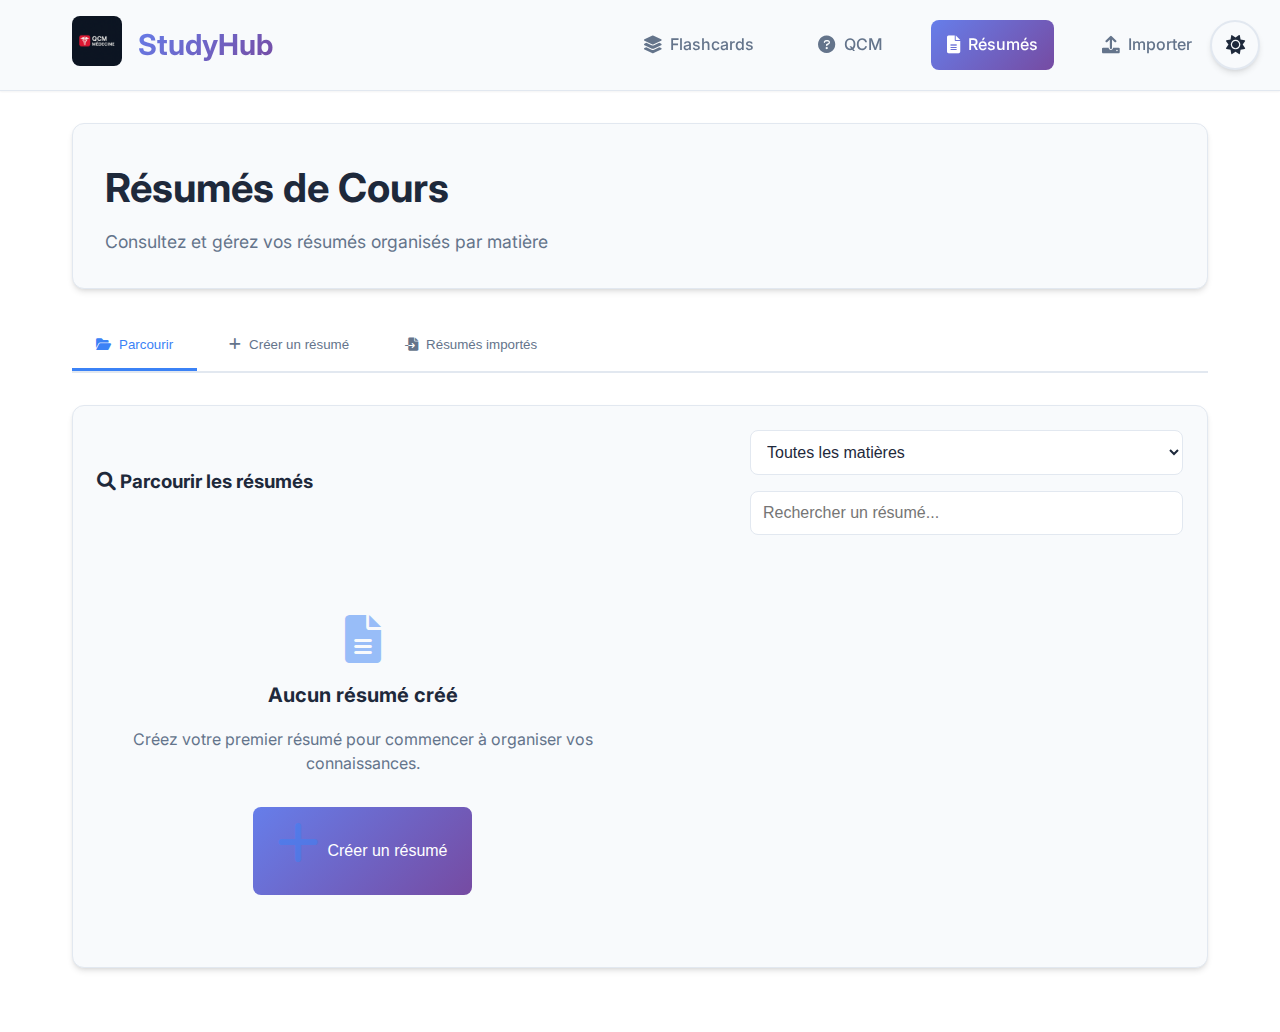
<file: qcm_e/pages/resumes.html>
<!DOCTYPE html>
<html lang="fr" data-theme="light">
<head>
  <meta charset="UTF-8">
  <meta name="viewport" content="width=device-width, initial-scale=1.0">
  <title>Résumés - StudyHub</title>
  <link rel="stylesheet" href="../assets/style.css">
  <link href="https://cdnjs.cloudflare.com/ajax/libs/font-awesome/6.0.0/css/all.min.css" rel="stylesheet">
  <link href="https://fonts.googleapis.com/css2?family=Inter:wght@300;400;500;600;700&display=swap" rel="stylesheet">
</head>
<body>
  <div class="theme-toggle">
    <button id="theme-switch" aria-label="Changer de thème">
      <i class="fas fa-sun"></i>
    </button>
  </div>

  <header class="header">
    <div class="header-content">
      <div class="logo-section">
        <a href="../index.html">
          <img src="../assets/logo.png" id="logo" alt="StudyHub Logo">
        </a>
        <h1>StudyHub</h1>
      </div>
      <nav class="main-nav">
        <ul>
          <li><a href="flashcards.html" class="nav-link">
            <i class="fas fa-layer-group"></i>
            <span>Flashcards</span>
          </a></li>
          <li><a href="qcm.html" class="nav-link">
            <i class="fas fa-question-circle"></i>
            <span>QCM</span>
          </a></li>
          <li><a href="resumes.html" class="nav-link active">
            <i class="fas fa-file-alt"></i>
            <span>Résumés</span>
          </a></li>
          <li><a href="import.html" class="nav-link">
            <i class="fas fa-upload"></i>
            <span>Importer</span>
          </a></li>
        </ul>
      </nav>
    </div>
  </header>

  <main class="main-content">
    <div class="page-header">
      <h1 class="page-title">Résumés de Cours</h1>
      <p class="page-subtitle">Consultez et gérez vos résumés organisés par matière</p>
    </div>

    <!-- Onglets -->
    <div class="tabs-container">
      <div class="tabs">
        <button class="tab-btn active" data-tab="browse">
          <i class="fas fa-folder-open"></i>
          Parcourir
        </button>
        <button class="tab-btn" data-tab="create">
          <i class="fas fa-plus"></i>
          Créer un résumé
        </button>
        <button class="tab-btn" data-tab="imported">
          <i class="fas fa-file-import"></i>
          Résumés importés
        </button>
      </div>

      <!-- Onglet Parcourir -->
      <div class="tab-content active" id="browse-tab">
        <div class="card">
          <div class="browse-header">
            <h3><i class="fas fa-search"></i> Parcourir les résumés</h3>
            <div class="browse-filters">
              <select id="filter-subject-resumes" class="form-select" onchange="resumeManager.filterResumes()">
                <option value="">Toutes les matières</option>
              </select>
              <input type="text" id="search-resumes" class="form-input" placeholder="Rechercher un résumé..." onkeyup="resumeManager.searchResumes()">
            </div>
          </div>
          
          <div id="resumes-grid" class="resumes-grid">
            <!-- Les résumés seront affichés ici -->
          </div>
        </div>
      </div>

      <!-- Onglet Créer -->
      <div class="tab-content" id="create-tab">
        <div class="card">
          <h3><i class="fas fa-edit"></i> Créer un nouveau résumé</h3>
          
          <form id="resume-form">
            <div class="form-group">
              <label for="resume-subject" class="form-label">Matière</label>
              <select id="resume-subject" class="form-select" required>
                <option value="">Sélectionner une matière</option>
              </select>
            </div>

            <div class="form-group">
              <label for="resume-title" class="form-label">Titre du résumé</label>
              <input type="text" id="resume-title" class="form-input" placeholder="Ex: Résumé du chapitre 1" required>
            </div>

            <div class="form-group">
              <label for="resume-description" class="form-label">Description (optionnel)</label>
              <textarea id="resume-description" class="form-textarea" placeholder="Description du résumé..."></textarea>
            </div>

            <div class="form-group">
              <label for="resume-content" class="form-label">Contenu du résumé</label>
              <textarea id="resume-content" class="form-textarea" placeholder="Entrez le contenu de votre résumé..." rows="15" required></textarea>
            </div>

            <div class="form-group">
              <label for="resume-tags" class="form-label">Tags (optionnel)</label>
              <input type="text" id="resume-tags" class="form-input" placeholder="Ex: chapitre1, fonctions, mathématiques">
              <small class="form-help">Séparez les tags par des virgules</small>
            </div>

            <div class="form-actions mt-3">
              <button type="submit" class="btn btn-primary">
                <i class="fas fa-save"></i> Sauvegarder
              </button>
              <button type="button" class="btn btn-secondary" onclick="resumeManager.clearResumeForm()">
                <i class="fas fa-trash"></i> Effacer
              </button>
            </div>
          </form>
        </div>
      </div>

      <!-- Onglet Résumés importés -->
      <div class="tab-content" id="imported-tab">
        <div class="card">
          <h3><i class="fas fa-file-import"></i> Résumés générés automatiquement</h3>
          <p>Ces résumés ont été générés automatiquement à partir de vos documents importés.</p>
          
          <div id="imported-resumes" class="imported-resumes">
            <!-- Les résumés importés seront affichés ici -->
          </div>
        </div>
      </div>
    </div>
  </main>

  <!-- Modal de visualisation de résumé -->
  <div id="resume-modal" class="modal hidden">
    <div class="modal-content resume-modal-content">
      <div class="modal-header">
        <h3 id="modal-resume-title"></h3>
        <button class="modal-close" onclick="resumeManager.closeResumeModal()">
          <i class="fas fa-times"></i>
        </button>
      </div>
      <div class="modal-body">
        <div class="resume-meta">
          <div class="meta-item">
            <i class="fas fa-book"></i>
            <span id="modal-resume-subject"></span>
          </div>
          <div class="meta-item">
            <i class="fas fa-calendar"></i>
            <span id="modal-resume-date"></span>
          </div>
          <div class="meta-item">
            <i class="fas fa-tags"></i>
            <span id="modal-resume-tags"></span>
          </div>
        </div>
        
        <div class="resume-content">
          <h4>Description</h4>
          <p id="modal-resume-description"></p>
          
          <h4>Contenu</h4>
          <div id="modal-resume-content" class="resume-text"></div>
        </div>
      </div>
      <div class="modal-footer">
        <button class="btn btn-primary" onclick="resumeManager.editResume()">
          <i class="fas fa-edit"></i> Modifier
        </button>
        <button class="btn btn-secondary" onclick="resumeManager.exportResume()">
          <i class="fas fa-download"></i> Exporter
        </button>
        <button class="btn btn-error" onclick="resumeManager.deleteResume()">
          <i class="fas fa-trash"></i> Supprimer
        </button>
      </div>
    </div>
  </div>

  <script src="../scripts/main.js"></script>
  <script src="../scripts/auth.js"></script>
  <script src="../scripts/notification-manager.js"></script>
  <script src="../scripts/ai-service.js"></script>
  <script src="../scripts/resumes.js"></script>
</body>
</html>
</file>
<file: qcm_e/assets/style.css>
/* Variables CSS pour les thèmes */
:root {
  /* Thème clair */
  --bg-primary: #ffffff;
  --bg-secondary: #f8fafc;
  --bg-tertiary: #f1f5f9;
  --text-primary: #1e293b;
  --text-secondary: #64748b;
  --text-muted: #94a3b8;
  --accent-primary: #3b82f6;
  --accent-secondary: #1d4ed8;
  --accent-success: #10b981;
  --accent-warning: #f59e0b;
  --accent-error: #ef4444;
  --border-color: #e2e8f0;
  --shadow-sm: 0 1px 2px 0 rgb(0 0 0 / 0.05);
  --shadow-md: 0 4px 6px -1px rgb(0 0 0 / 0.1), 0 2px 4px -2px rgb(0 0 0 / 0.1);
  --shadow-lg: 0 10px 15px -3px rgb(0 0 0 / 0.1), 0 4px 6px -4px rgb(0 0 0 / 0.1);
  --shadow-xl: 0 20px 25px -5px rgb(0 0 0 / 0.1), 0 8px 10px -6px rgb(0 0 0 / 0.1);
  --gradient-primary: linear-gradient(135deg, #667eea 0%, #764ba2 100%);
  --gradient-secondary: linear-gradient(135deg, #f093fb 0%, #f5576c 100%);
  --gradient-success: linear-gradient(135deg, #4facfe 0%, #00f2fe 100%);
}

[data-theme="dark"] {
  /* Thème sombre */
  --bg-primary: #0f172a;
  --bg-secondary: #1e293b;
  --bg-tertiary: #334155;
  --text-primary: #f8fafc;
  --text-secondary: #cbd5e1;
  --text-muted: #94a3b8;
  --accent-primary: #60a5fa;
  --accent-secondary: #3b82f6;
  --accent-success: #34d399;
  --accent-warning: #fbbf24;
  --accent-error: #f87171;
  --border-color: #334155;
  --shadow-sm: 0 1px 2px 0 rgb(0 0 0 / 0.3);
  --shadow-md: 0 4px 6px -1px rgb(0 0 0 / 0.3), 0 2px 4px -2px rgb(0 0 0 / 0.3);
  --shadow-lg: 0 10px 15px -3px rgb(0 0 0 / 0.3), 0 4px 6px -4px rgb(0 0 0 / 0.3);
  --shadow-xl: 0 20px 25px -5px rgb(0 0 0 / 0.3), 0 8px 10px -6px rgb(0 0 0 / 0.3);
}

/* Reset et base */
* {
  margin: 0;
  padding: 0;
  box-sizing: border-box;
}

body {
  font-family: 'Inter', -apple-system, BlinkMacSystemFont, 'Segoe UI', Roboto, sans-serif;
  background-color: var(--bg-primary);
  color: var(--text-primary);
  line-height: 1.6;
  transition: background-color 0.3s ease, color 0.3s ease;
  min-height: 100vh;
  display: flex;
  flex-direction: column;
}

/* Bouton de changement de thème */
.theme-toggle {
  position: fixed;
  top: 20px;
  right: 20px;
  z-index: 1000;
}

#theme-switch {
  background: var(--bg-secondary);
  border: 2px solid var(--border-color);
  border-radius: 50%;
  width: 50px;
  height: 50px;
  display: flex;
  align-items: center;
  justify-content: center;
  cursor: pointer;
  transition: all 0.3s ease;
  color: var(--text-primary);
  font-size: 1.2rem;
  box-shadow: var(--shadow-md);
}

#theme-switch:hover {
  transform: scale(1.1);
  box-shadow: var(--shadow-lg);
}

/* Header */
.header {
  background: var(--bg-secondary);
  border-bottom: 1px solid var(--border-color);
  box-shadow: var(--shadow-sm);
  position: sticky;
  top: 0;
  z-index: 100;
}

/* Système d'authentification */
.auth-overlay {
  position: fixed;
  top: 0;
  left: 0;
  width: 100%;
  height: 100%;
  background: rgba(0, 0, 0, 0.5);
  display: flex;
  align-items: center;
  justify-content: center;
  z-index: 2000;
  opacity: 0;
  visibility: hidden;
  transition: all 0.3s ease;
}

.auth-overlay.active {
  opacity: 1;
  visibility: visible;
}

.auth-modal {
  background: var(--bg-primary);
  border-radius: 12px;
  box-shadow: var(--shadow-xl);
  width: 90%;
  max-width: 400px;
  overflow: hidden;
  transform: scale(0.9);
  transition: transform 0.3s ease;
}

.auth-overlay.active .auth-modal {
  transform: scale(1);
}

.auth-tabs {
  display: flex;
  border-bottom: 1px solid var(--border-color);
}

.auth-tab {
  flex: 1;
  padding: 1rem;
  background: none;
  border: none;
  color: var(--text-secondary);
  font-weight: 500;
  cursor: pointer;
  transition: all 0.3s ease;
}

.auth-tab:hover {
  color: var(--text-primary);
  background: var(--bg-secondary);
}

.auth-tab.active {
  color: var(--accent-primary);
  border-bottom: 2px solid var(--accent-primary);
}

.auth-form {
  padding: 2rem;
  display: none;
}

.auth-form.active {
  display: block;
}

.auth-form h3 {
  margin-bottom: 1.5rem;
  text-align: center;
  color: var(--text-primary);
}

.btn-google {
  background: #4285f4;
  color: white;
  border: none;
  padding: 0.75rem 1rem;
  border-radius: 8px;
  cursor: pointer;
  font-weight: 500;
  transition: all 0.3s ease;
  width: 100%;
  margin-top: 1rem;
}

.btn-google:hover {
  background: #3367d6;
  transform: translateY(-1px);
}

.form-footer {
  text-align: center;
  margin-top: 1rem;
  padding-top: 1rem;
  border-top: 1px solid var(--border-color);
}

.form-footer a {
  color: var(--accent-primary);
  text-decoration: none;
  font-size: 0.9rem;
  transition: color 0.3s ease;
}

.form-footer a:hover {
  color: var(--accent-secondary);
  text-decoration: underline;
}

.form-description {
  color: var(--text-secondary);
  font-size: 0.9rem;
  margin-bottom: 1.5rem;
  text-align: center;
}

/* Notifications */
.notification-container {
  position: fixed;
  top: 20px;
  right: 20px;
  z-index: 10000;
  display: flex;
  flex-direction: column;
  gap: 10px;
  max-width: 400px;
}

.notification {
  background: var(--bg-secondary);
  border: 1px solid var(--border-color);
  border-radius: 8px;
  padding: 1rem;
  box-shadow: var(--shadow-lg);
  transform: translateX(100%);
  opacity: 0;
  transition: all 0.3s ease;
  position: relative;
  overflow: hidden;
}

.notification.show {
  transform: translateX(0);
  opacity: 1;
}

.notification.hide {
  transform: translateX(100%);
  opacity: 0;
}

.notification-content {
  display: flex;
  align-items: center;
  gap: 0.75rem;
}

.notification-icon {
  font-size: 1.2rem;
  flex-shrink: 0;
}

.notification-message {
  flex: 1;
  font-size: 0.9rem;
  line-height: 1.4;
}

.notification-close {
  background: none;
  border: none;
  color: var(--text-muted);
  cursor: pointer;
  padding: 0.25rem;
  border-radius: 4px;
  transition: color 0.3s ease;
}

.notification-close:hover {
  color: var(--text-primary);
}

.notification-progress {
  position: absolute;
  bottom: 0;
  left: 0;
  height: 3px;
  background: var(--accent-primary);
  animation: notification-progress 5s linear;
}

.notification-success {
  border-left: 4px solid var(--accent-success);
}

.notification-success .notification-icon {
  color: var(--accent-success);
}

.notification-error {
  border-left: 4px solid var(--accent-error);
}

.notification-error .notification-icon {
  color: var(--accent-error);
}

.notification-warning {
  border-left: 4px solid var(--accent-warning);
}

.notification-warning .notification-icon {
  color: var(--accent-warning);
}

.notification-info {
  border-left: 4px solid var(--accent-primary);
}

.notification-info .notification-icon {
  color: var(--accent-primary);
}

@keyframes notification-progress {
  from { width: 100%; }
  to { width: 0%; }
}

/* Section utilisateur dans le header */
.user-section {
  display: flex;
  align-items: center;
  gap: 1rem;
}

.user-info {
  display: flex;
  align-items: center;
  gap: 0.5rem;
  padding: 0.5rem 1rem;
  background: var(--bg-tertiary);
  border-radius: 8px;
  color: var(--text-primary);
}

.user-info span {
  font-weight: 500;
}

.user-info.hidden {
  display: none;
}

#login-btn.hidden {
  display: none;
}

/* Chat IA */
.chat-container {
  display: grid;
  grid-template-columns: 1fr 300px;
  gap: 2rem;
  height: calc(100vh - 200px);
  max-width: 1400px;
  margin: 0 auto;
}

.subject-selector {
  grid-column: 1 / -1;
  margin-bottom: 1rem;
}

.subject-info {
  margin-top: 1rem;
}

.info-card {
  background: var(--bg-secondary);
  border-radius: 8px;
  padding: 1rem;
  border: 1px solid var(--border-color);
}

.info-grid {
  display: grid;
  grid-template-columns: repeat(auto-fit, minmax(150px, 1fr));
  gap: 1rem;
  margin-top: 1rem;
}

.info-item {
  display: flex;
  align-items: center;
  gap: 0.5rem;
  color: var(--text-secondary);
}

.info-item i {
  color: var(--accent-primary);
}

.chat-area {
  display: flex;
  flex-direction: column;
  background: var(--bg-secondary);
  border-radius: 12px;
  border: 1px solid var(--border-color);
  overflow: hidden;
}

.chat-messages {
  flex: 1;
  padding: 1rem;
  overflow-y: auto;
  display: flex;
  flex-direction: column;
  gap: 1rem;
}

.welcome-message {
  display: flex;
  gap: 1rem;
  align-items: flex-start;
  padding: 1rem;
  background: var(--bg-primary);
  border-radius: 8px;
  border: 1px solid var(--border-color);
}

.ai-avatar {
  width: 40px;
  height: 40px;
  background: var(--accent-primary);
  border-radius: 50%;
  display: flex;
  align-items: center;
  justify-content: center;
  color: white;
  flex-shrink: 0;
}

.message-content h4 {
  margin-bottom: 0.5rem;
  color: var(--text-primary);
}

.message-content p {
  color: var(--text-secondary);
  margin-bottom: 1rem;
}

.suggested-questions h5 {
  margin-bottom: 0.5rem;
  color: var(--text-primary);
}

.question-chips {
  display: flex;
  flex-wrap: wrap;
  gap: 0.5rem;
}

.question-chip {
  background: var(--bg-tertiary);
  border: 1px solid var(--border-color);
  border-radius: 20px;
  padding: 0.5rem 1rem;
  cursor: pointer;
  transition: all 0.3s ease;
  color: var(--text-secondary);
  font-size: 0.9rem;
}

.question-chip:hover {
  background: var(--accent-primary);
  color: white;
  transform: translateY(-1px);
}

.message {
  display: flex;
  gap: 1rem;
  align-items: flex-start;
  animation: fadeInUp 0.3s ease;
}

.message-avatar {
  width: 40px;
  height: 40px;
  border-radius: 50%;
  display: flex;
  align-items: center;
  justify-content: center;
  flex-shrink: 0;
}

.user-message .message-avatar {
  background: var(--accent-success);
  color: white;
}

.ai-message .message-avatar {
  background: var(--accent-primary);
  color: white;
}

.message-content {
  flex: 1;
  background: var(--bg-primary);
  padding: 1rem;
  border-radius: 8px;
  border: 1px solid var(--border-color);
  max-width: 80%;
}

.user-message .message-content {
  background: var(--accent-primary);
  color: white;
  margin-left: auto;
}

.message-text {
  margin-bottom: 0.5rem;
  line-height: 1.5;
}

.message-time {
  font-size: 0.8rem;
  color: var(--text-muted);
  text-align: right;
}

.user-message .message-time {
  color: rgba(255, 255, 255, 0.8);
}

.typing-indicator .message-content {
  background: var(--bg-tertiary);
}

.typing-dots {
  display: flex;
  gap: 0.25rem;
  align-items: center;
}

.typing-dots span {
  width: 8px;
  height: 8px;
  background: var(--text-muted);
  border-radius: 50%;
  animation: typing 1.4s infinite ease-in-out;
}

.typing-dots span:nth-child(1) { animation-delay: -0.32s; }
.typing-dots span:nth-child(2) { animation-delay: -0.16s; }

@keyframes typing {
  0%, 80%, 100% {
    transform: scale(0.8);
    opacity: 0.5;
  }
  40% {
    transform: scale(1);
    opacity: 1;
  }
}

.chat-input-area {
  border-top: 1px solid var(--border-color);
  padding: 1rem;
  background: var(--bg-primary);
}

.chat-input-container {
  display: flex;
  gap: 1rem;
  align-items: flex-end;
  margin-bottom: 1rem;
}

#chat-input {
  flex: 1;
  resize: none;
  border: 1px solid var(--border-color);
  border-radius: 8px;
  padding: 0.75rem;
  font-family: inherit;
  background: var(--bg-secondary);
  color: var(--text-primary);
  min-height: 44px;
  max-height: 120px;
}

#chat-input:focus {
  outline: none;
  border-color: var(--accent-primary);
  box-shadow: 0 0 0 3px rgba(59, 130, 246, 0.1);
}

.send-btn {
  background: var(--accent-primary);
  color: white;
  border: none;
  border-radius: 8px;
  width: 44px;
  height: 44px;
  display: flex;
  align-items: center;
  justify-content: center;
  cursor: pointer;
  transition: all 0.3s ease;
}

.send-btn:hover:not(:disabled) {
  background: var(--accent-secondary);
  transform: translateY(-1px);
}

.send-btn:disabled {
  background: var(--text-muted);
  cursor: not-allowed;
}

.chat-actions {
  display: flex;
  gap: 0.5rem;
  justify-content: center;
}

.action-btn {
  background: var(--bg-secondary);
  border: 1px solid var(--border-color);
  border-radius: 6px;
  width: 36px;
  height: 36px;
  display: flex;
  align-items: center;
  justify-content: center;
  cursor: pointer;
  transition: all 0.3s ease;
  color: var(--text-secondary);
}

.action-btn:hover {
  background: var(--accent-primary);
  color: white;
  transform: translateY(-1px);
}

.chat-sidebar {
  background: var(--bg-secondary);
  border-radius: 12px;
  border: 1px solid var(--border-color);
  overflow: hidden;
  display: flex;
  flex-direction: column;
}

.sidebar-header {
  padding: 1rem;
  border-bottom: 1px solid var(--border-color);
  background: var(--bg-primary);
}

.sidebar-header h4 {
  margin: 0;
  color: var(--text-primary);
}

.context-content {
  flex: 1;
  padding: 1rem;
  overflow-y: auto;
}

.empty-context {
  text-align: center;
  color: var(--text-muted);
  padding: 2rem 1rem;
}

.empty-context i {
  font-size: 2rem;
  margin-bottom: 1rem;
  display: block;
}

.context-section {
  margin-bottom: 1.5rem;
}

.context-section h5 {
  margin-bottom: 0.75rem;
  color: var(--text-primary);
  font-size: 0.9rem;
  text-transform: uppercase;
  letter-spacing: 0.5px;
}

.context-items {
  display: flex;
  flex-direction: column;
  gap: 0.5rem;
}

.context-item {
  display: flex;
  align-items: center;
  gap: 0.5rem;
  padding: 0.5rem;
  background: var(--bg-primary);
  border-radius: 6px;
  border: 1px solid var(--border-color);
  font-size: 0.9rem;
  color: var(--text-secondary);
}

.context-item i {
  color: var(--accent-primary);
  font-size: 0.8rem;
}

/* Responsive design pour le chat */
@media (max-width: 1024px) {
  .chat-container {
    grid-template-columns: 1fr;
    height: auto;
  }
  
  .chat-sidebar {
    order: -1;
    margin-bottom: 1rem;
  }
  
  .context-content {
    max-height: 200px;
  }
}

@media (max-width: 768px) {
  .chat-container {
    gap: 1rem;
  }
  
  .message-content {
    max-width: 90%;
  }
  
  .question-chips {
    flex-direction: column;
  }
  
  .question-chip {
    text-align: center;
  }
}

/* Statistiques */
.stats-overview {
  margin-bottom: 2rem;
}

.stats-grid {
  display: grid;
  grid-template-columns: repeat(auto-fit, minmax(250px, 1fr));
  gap: 1.5rem;
}

.stat-card {
  background: var(--bg-secondary);
  border-radius: 12px;
  padding: 1.5rem;
  border: 1px solid var(--border-color);
  display: flex;
  align-items: center;
  gap: 1rem;
  transition: all 0.3s ease;
}

.stat-card:hover {
  transform: translateY(-2px);
  box-shadow: var(--shadow-lg);
}

.stat-icon {
  width: 60px;
  height: 60px;
  border-radius: 12px;
  background: var(--accent-primary);
  display: flex;
  align-items: center;
  justify-content: center;
  color: white;
  font-size: 1.5rem;
  flex-shrink: 0;
}

.stat-content h3 {
  font-size: 2rem;
  font-weight: 700;
  color: var(--text-primary);
  margin-bottom: 0.25rem;
}

.stat-content p {
  color: var(--text-secondary);
  margin: 0;
}

.stats-filters {
  margin-bottom: 2rem;
}

.filters-container {
  display: grid;
  grid-template-columns: repeat(auto-fit, minmax(200px, 1fr));
  gap: 1rem;
  background: var(--bg-secondary);
  padding: 1.5rem;
  border-radius: 12px;
  border: 1px solid var(--border-color);
}

.stats-charts {
  margin-bottom: 2rem;
}

.charts-grid {
  display: grid;
  grid-template-columns: repeat(auto-fit, minmax(400px, 1fr));
  gap: 2rem;
}

.chart-card {
  background: var(--bg-secondary);
  border-radius: 12px;
  border: 1px solid var(--border-color);
  overflow: hidden;
}

.chart-header {
  padding: 1.5rem;
  border-bottom: 1px solid var(--border-color);
  display: flex;
  justify-content: space-between;
  align-items: center;
  background: var(--bg-primary);
}

.chart-header h3 {
  margin: 0;
  color: var(--text-primary);
}

.chart-actions {
  display: flex;
  gap: 0.5rem;
}

.chart-btn {
  background: var(--bg-secondary);
  border: 1px solid var(--border-color);
  border-radius: 6px;
  width: 36px;
  height: 36px;
  display: flex;
  align-items: center;
  justify-content: center;
  cursor: pointer;
  transition: all 0.3s ease;
  color: var(--text-secondary);
}

.chart-btn:hover,
.chart-btn.active {
  background: var(--accent-primary);
  color: white;
}

.chart-container {
  padding: 2rem;
  min-height: 300px;
  display: flex;
  align-items: center;
  justify-content: center;
}

.chart-placeholder {
  text-align: center;
  color: var(--text-muted);
}

.chart-placeholder i {
  font-size: 3rem;
  margin-bottom: 1rem;
  display: block;
}

.subject-stats {
  margin-bottom: 2rem;
}

.subject-stats h3 {
  margin-bottom: 1.5rem;
  color: var(--text-primary);
}

.subjects-stats-grid {
  display: grid;
  grid-template-columns: repeat(auto-fit, minmax(350px, 1fr));
  gap: 1.5rem;
}

.subject-stats-card {
  background: var(--bg-secondary);
  border-radius: 12px;
  padding: 1.5rem;
  border: 1px solid var(--border-color);
  transition: all 0.3s ease;
}

.subject-stats-card:hover {
  transform: translateY(-2px);
  box-shadow: var(--shadow-lg);
}

.subject-stats-header {
  display: flex;
  justify-content: space-between;
  align-items: center;
  margin-bottom: 1rem;
}

.subject-info h4 {
  margin: 0 0 0.25rem 0;
  color: var(--text-primary);
}

.subject-info p {
  margin: 0;
  color: var(--text-secondary);
  font-size: 0.9rem;
}

.subject-score {
  text-align: center;
  padding: 0.75rem 1rem;
  border-radius: 8px;
  background: var(--bg-primary);
}

.subject-score.excellent {
  background: #dcfce7;
  color: #166534;
}

.subject-score.good {
  background: #fef3c7;
  color: #92400e;
}

.subject-score.needs-improvement {
  background: #fee2e2;
  color: #991b1b;
}

.score-number {
  display: block;
  font-size: 1.5rem;
  font-weight: 700;
}

.score-label {
  font-size: 0.8rem;
  opacity: 0.8;
}

.subject-stats-details {
  display: grid;
  grid-template-columns: repeat(auto-fit, minmax(120px, 1fr));
  gap: 1rem;
  margin-bottom: 1rem;
}

.stat-item {
  display: flex;
  align-items: center;
  gap: 0.5rem;
  color: var(--text-secondary);
  font-size: 0.9rem;
}

.stat-item i {
  color: var(--accent-primary);
}

.subject-progress {
  margin-bottom: 1rem;
}

.subject-actions {
  display: flex;
  gap: 0.5rem;
}

.btn-sm {
  padding: 0.5rem 1rem;
  font-size: 0.9rem;
}

.recent-activity {
  margin-bottom: 2rem;
}

.recent-activity h3 {
  margin-bottom: 1.5rem;
  color: var(--text-primary);
}

.activity-timeline {
  background: var(--bg-secondary);
  border-radius: 12px;
  border: 1px solid var(--border-color);
  overflow: hidden;
}

.empty-timeline {
  text-align: center;
  padding: 3rem 2rem;
  color: var(--text-muted);
}

.empty-timeline i {
  font-size: 3rem;
  margin-bottom: 1rem;
  display: block;
}

.activity-item {
  display: flex;
  gap: 1rem;
  padding: 1rem 1.5rem;
  border-bottom: 1px solid var(--border-color);
  transition: background-color 0.3s ease;
}

.activity-item:hover {
  background: var(--bg-primary);
}

.activity-item:last-child {
  border-bottom: none;
}

.activity-icon {
  width: 40px;
  height: 40px;
  border-radius: 50%;
  background: var(--accent-primary);
  display: flex;
  align-items: center;
  justify-content: center;
  color: white;
  flex-shrink: 0;
}

.activity-content h5 {
  margin: 0 0 0.25rem 0;
  color: var(--text-primary);
  font-size: 0.95rem;
}

.activity-content p {
  margin: 0 0 0.25rem 0;
  color: var(--text-secondary);
  font-size: 0.9rem;
}

.activity-time {
  font-size: 0.8rem;
  color: var(--text-muted);
}

.excellent {
  color: #10b981;
  font-weight: 600;
}

.good {
  color: #f59e0b;
  font-weight: 600;
}

.needs-improvement {
  color: #ef4444;
  font-weight: 600;
}

.goals-recommendations {
  margin-bottom: 2rem;
}

.goals-recommendations-grid {
  display: grid;
  grid-template-columns: repeat(auto-fit, minmax(400px, 1fr));
  gap: 2rem;
}

.goals-card,
.recommendations-card {
  background: var(--bg-secondary);
  border-radius: 12px;
  padding: 1.5rem;
  border: 1px solid var(--border-color);
}

.goals-card h3,
.recommendations-card h3 {
  margin-bottom: 1rem;
  color: var(--text-primary);
}

.goals-list {
  margin-bottom: 1rem;
}

.goal-item {
  display: flex;
  justify-content: space-between;
  align-items: center;
  padding: 1rem;
  background: var(--bg-primary);
  border-radius: 8px;
  margin-bottom: 1rem;
  border: 1px solid var(--border-color);
}

.goal-info h4 {
  margin: 0 0 0.25rem 0;
  color: var(--text-primary);
  font-size: 0.95rem;
}

.goal-info p {
  margin: 0;
  color: var(--text-secondary);
  font-size: 0.9rem;
}

.goal-progress {
  text-align: right;
}

.goal-progress span {
  display: block;
  font-size: 0.9rem;
  color: var(--text-secondary);
  margin-top: 0.25rem;
}

.recommendations-list {
  display: flex;
  flex-direction: column;
  gap: 1rem;
}

.recommendation-item {
  display: flex;
  gap: 1rem;
  padding: 1rem;
  background: var(--bg-primary);
  border-radius: 8px;
  border: 1px solid var(--border-color);
}

.recommendation-item i {
  color: var(--accent-primary);
  font-size: 1.2rem;
  margin-top: 0.25rem;
}

.recommendation-content h4 {
  margin: 0 0 0.25rem 0;
  color: var(--text-primary);
  font-size: 0.95rem;
}

.recommendation-content p {
  margin: 0;
  color: var(--text-secondary);
  font-size: 0.9rem;
}

.export-section {
  text-align: center;
  padding: 2rem;
  background: var(--bg-secondary);
  border-radius: 12px;
  border: 1px solid var(--border-color);
}

.export-actions {
  display: flex;
  gap: 1rem;
  justify-content: center;
  flex-wrap: wrap;
}

/* Responsive design pour les statistiques */
@media (max-width: 768px) {
  .stats-grid {
    grid-template-columns: 1fr;
  }
  
  .charts-grid {
    grid-template-columns: 1fr;
  }
  
  .subjects-stats-grid {
    grid-template-columns: 1fr;
  }
  
  .goals-recommendations-grid {
    grid-template-columns: 1fr;
  }
  
  .filters-container {
    grid-template-columns: 1fr;
  }
  
  .export-actions {
    flex-direction: column;
    align-items: center;
  }
  
  .subject-stats-header {
    flex-direction: column;
    align-items: flex-start;
    gap: 1rem;
  }
  
  .subject-actions {
    flex-direction: column;
  }
}

.header-content {
  max-width: 1200px;
  margin: 0 auto;
  padding: 1rem 2rem;
  display: flex;
  align-items: center;
  justify-content: space-between;
}

.logo-section {
  display: flex;
  align-items: center;
  gap: 1rem;
}

#logo {
  height: 50px;
  width: auto;
  border-radius: 8px;
}

.logo-section h1 {
  font-size: 1.8rem;
  font-weight: 700;
  background: var(--gradient-primary);
  -webkit-background-clip: text;
  -webkit-text-fill-color: transparent;
  background-clip: text;
}

.main-nav ul {
  display: flex;
  list-style: none;
  gap: 2rem;
  align-items: center;
}

.nav-link {
  display: flex;
  align-items: center;
  gap: 0.5rem;
  color: var(--text-secondary);
  text-decoration: none;
  font-weight: 500;
  padding: 0.75rem 1rem;
  border-radius: 8px;
  transition: all 0.3s ease;
  position: relative;
  overflow: hidden;
}

.nav-link::before {
  content: '';
  position: absolute;
  top: 0;
  left: -100%;
  width: 100%;
  height: 100%;
  background: var(--gradient-primary);
  transition: left 0.3s ease;
  z-index: -1;
}

.nav-link:hover::before {
  left: 0;
}

.nav-link:hover {
  color: white;
  transform: translateY(-2px);
  box-shadow: var(--shadow-md);
}

.nav-link i {
  font-size: 1.1rem;
}

/* Main content */
.main-content {
  flex: 1;
  max-width: 1200px;
  margin: 0 auto;
  padding: 2rem;
  width: 100%;
}

/* Hero section */
.hero-section {
  text-align: center;
  margin-bottom: 4rem;
  padding: 3rem 0;
}

.hero-title {
  font-size: 3rem;
  font-weight: 700;
  margin-bottom: 1rem;
  background: var(--gradient-primary);
  -webkit-background-clip: text;
  -webkit-text-fill-color: transparent;
  background-clip: text;
}

.hero-subtitle {
  font-size: 1.2rem;
  color: var(--text-secondary);
  margin-bottom: 3rem;
  max-width: 600px;
  margin-left: auto;
  margin-right: auto;
}

.hero-stats {
  display: grid;
  grid-template-columns: repeat(auto-fit, minmax(200px, 1fr));
  gap: 2rem;
  margin-top: 3rem;
}

.stat-card {
  background: var(--bg-secondary);
  padding: 2rem;
  border-radius: 16px;
  box-shadow: var(--shadow-md);
  display: flex;
  align-items: center;
  gap: 1rem;
  transition: transform 0.3s ease, box-shadow 0.3s ease;
  border: 1px solid var(--border-color);
}

.stat-card:hover {
  transform: translateY(-5px);
  box-shadow: var(--shadow-xl);
}

.stat-card i {
  font-size: 2rem;
  color: var(--accent-primary);
}

.stat-info {
  display: flex;
  flex-direction: column;
}

.stat-number {
  font-size: 2rem;
  font-weight: 700;
  color: var(--text-primary);
}

.stat-label {
  color: var(--text-secondary);
  font-size: 0.9rem;
}

/* Features section */
.features-section {
  margin-bottom: 4rem;
}

.features-section h3 {
  font-size: 2rem;
  font-weight: 600;
  text-align: center;
  margin-bottom: 3rem;
  color: var(--text-primary);
}

.features-grid {
  display: grid;
  grid-template-columns: repeat(auto-fit, minmax(280px, 1fr));
  gap: 2rem;
}

.feature-card {
  background: var(--bg-secondary);
  padding: 2rem;
  border-radius: 16px;
  box-shadow: var(--shadow-md);
  text-align: center;
  transition: transform 0.3s ease, box-shadow 0.3s ease;
  border: 1px solid var(--border-color);
  position: relative;
  overflow: hidden;
}

.feature-card::before {
  content: '';
  position: absolute;
  top: 0;
  left: 0;
  right: 0;
  height: 4px;
  background: var(--gradient-primary);
}

.feature-card:hover {
  transform: translateY(-5px);
  box-shadow: var(--shadow-xl);
}

.feature-icon {
  width: 80px;
  height: 80px;
  background: var(--gradient-primary);
  border-radius: 50%;
  display: flex;
  align-items: center;
  justify-content: center;
  margin: 0 auto 1.5rem;
  font-size: 2rem;
  color: white;
}

.feature-card h4 {
  font-size: 1.3rem;
  font-weight: 600;
  margin-bottom: 1rem;
  color: var(--text-primary);
}

.feature-card p {
  color: var(--text-secondary);
  line-height: 1.6;
}

/* Quick actions */
.quick-actions h3 {
  font-size: 2rem;
  font-weight: 600;
  text-align: center;
  margin-bottom: 3rem;
  color: var(--text-primary);
}

.actions-grid {
  display: grid;
  grid-template-columns: repeat(auto-fit, minmax(250px, 1fr));
  gap: 1.5rem;
}

.action-card {
  background: var(--bg-secondary);
  padding: 2rem;
  border-radius: 12px;
  box-shadow: var(--shadow-md);
  text-decoration: none;
  color: var(--text-primary);
  display: flex;
  flex-direction: column;
  align-items: center;
  gap: 1rem;
  transition: all 0.3s ease;
  border: 1px solid var(--border-color);
  position: relative;
  overflow: hidden;
}

.action-card::before {
  content: '';
  position: absolute;
  top: 0;
  left: -100%;
  width: 100%;
  height: 100%;
  background: var(--gradient-primary);
  transition: left 0.3s ease;
  z-index: 0;
}

.action-card:hover::before {
  left: 0;
}

.action-card:hover {
  transform: translateY(-3px);
  box-shadow: var(--shadow-lg);
  color: white;
}

.action-card > * {
  position: relative;
  z-index: 1;
}

.action-card i {
  font-size: 2rem;
}

.action-card span {
  font-weight: 500;
  font-size: 1.1rem;
}

/* Footer */
.footer {
  background: var(--bg-secondary);
  border-top: 1px solid var(--border-color);
  padding: 2rem;
  text-align: center;
  color: var(--text-secondary);
  margin-top: auto;
}

/* Responsive design */
@media (max-width: 768px) {
  .header-content {
    flex-direction: column;
    gap: 1rem;
    padding: 1rem;
  }

  .main-nav ul {
    flex-wrap: wrap;
    justify-content: center;
    gap: 1rem;
  }

  .nav-link span {
    display: none;
  }

  .hero-title {
    font-size: 2rem;
  }

  .hero-stats {
    grid-template-columns: 1fr;
  }

  .features-grid {
    grid-template-columns: 1fr;
  }

  .actions-grid {
    grid-template-columns: 1fr;
  }

  .main-content {
    padding: 1rem;
  }
}

@media (max-width: 480px) {
  .theme-toggle {
    top: 10px;
    right: 10px;
  }

  #theme-switch {
    width: 40px;
    height: 40px;
    font-size: 1rem;
  }

  .hero-title {
    font-size: 1.8rem;
  }

  .stat-card {
    padding: 1.5rem;
  }

  .feature-card {
    padding: 1.5rem;
  }

  .action-card {
    padding: 1.5rem;
  }
}

/* Animations */
@keyframes fadeInUp {
  from {
    opacity: 0;
    transform: translateY(30px);
  }
  to {
    opacity: 1;
    transform: translateY(0);
  }
}

.hero-section,
.features-section,
.quick-actions {
  animation: fadeInUp 0.6s ease-out;
}

/* Styles pour les pages spécifiques */
.page-header {
  background: var(--bg-secondary);
  padding: 2rem;
  border-radius: 12px;
  margin-bottom: 2rem;
  box-shadow: var(--shadow-md);
  border: 1px solid var(--border-color);
}

.page-title {
  font-size: 2.5rem;
  font-weight: 700;
  margin-bottom: 0.5rem;
  color: var(--text-primary);
}

.page-subtitle {
  color: var(--text-secondary);
  font-size: 1.1rem;
}

/* Composants réutilisables */
.btn {
  padding: 0.75rem 1.5rem;
  border: none;
  border-radius: 8px;
  font-weight: 500;
  cursor: pointer;
  transition: all 0.3s ease;
  text-decoration: none;
  display: inline-flex;
  align-items: center;
  gap: 0.5rem;
  font-size: 1rem;
}

.btn-primary {
  background: var(--gradient-primary);
  color: white;
}

.btn-secondary {
  background: var(--bg-tertiary);
  color: var(--text-primary);
  border: 1px solid var(--border-color);
}

.btn-success {
  background: var(--accent-success);
  color: white;
}

.btn-warning {
  background: var(--accent-warning);
  color: white;
}

.btn-error {
  background: var(--accent-error);
  color: white;
}

.btn:hover {
  transform: translateY(-2px);
  box-shadow: var(--shadow-lg);
}

.card {
  background: var(--bg-secondary);
  border-radius: 12px;
  padding: 1.5rem;
  box-shadow: var(--shadow-md);
  border: 1px solid var(--border-color);
  transition: transform 0.3s ease, box-shadow 0.3s ease;
}

.card:hover {
  transform: translateY(-2px);
  box-shadow: var(--shadow-lg);
}

/* Formulaires */
.form-group {
  margin-bottom: 1.5rem;
}

.form-label {
  display: block;
  margin-bottom: 0.5rem;
  font-weight: 500;
  color: var(--text-primary);
}

.form-input,
.form-textarea,
.form-select {
  width: 100%;
  padding: 0.75rem;
  border: 1px solid var(--border-color);
  border-radius: 8px;
  background: var(--bg-primary);
  color: var(--text-primary);
  font-size: 1rem;
  transition: border-color 0.3s ease, box-shadow 0.3s ease;
}

.form-input:focus,
.form-textarea:focus,
.form-select:focus {
  outline: none;
  border-color: var(--accent-primary);
  box-shadow: 0 0 0 3px rgba(59, 130, 246, 0.1);
}

.form-textarea {
  resize: vertical;
  min-height: 100px;
}

/* Alertes */
.alert {
  padding: 1rem;
  border-radius: 8px;
  margin-bottom: 1rem;
  border: 1px solid;
}

.alert-success {
  background: rgba(16, 185, 129, 0.1);
  border-color: var(--accent-success);
  color: var(--accent-success);
}

.alert-warning {
  background: rgba(245, 158, 11, 0.1);
  border-color: var(--accent-warning);
  color: var(--accent-warning);
}

.alert-error {
  background: rgba(239, 68, 68, 0.1);
  border-color: var(--accent-error);
  color: var(--accent-error);
}

.alert-info {
  background: rgba(59, 130, 246, 0.1);
  border-color: var(--accent-primary);
  color: var(--accent-primary);
}

/* Progress bar */
.progress-bar {
  width: 100%;
  background: var(--bg-tertiary);
  border-radius: 10px;
  overflow: hidden;
  margin: 10px 0;
  height: 8px;
}

.progress-bar-fill {
  height: 100%;
  background: var(--gradient-success);
  width: 0%;
  transition: width 0.5s ease-in-out;
}

/* Flashcards */
.flashcard {
  width: 300px;
  height: 200px;
  perspective: 1000px;
  margin: 20px auto;
  position: relative;
  cursor: pointer;
}

.flashcard .front, .flashcard .back {
  width: 100%;
  height: 100%;
  position: absolute;
  backface-visibility: hidden;
  border: 1px solid var(--border-color);
  display: flex;
  align-items: center;
  justify-content: center;
  font-size: 18px;
  border-radius: 12px;
  box-shadow: var(--shadow-md);
  transition: transform 0.6s ease-in-out;
  background: var(--bg-secondary);
  color: var(--text-primary);
  padding: 1rem;
  text-align: center;
}

.flashcard .back {
  transform: rotateY(180deg);
  background: var(--bg-tertiary);
}

.flashcard.flipped .front {
  transform: rotateY(180deg);
}

.flashcard.flipped .back {
  transform: rotateY(360deg);
}

/* QCM styles */
.qcm-container {
  max-width: 800px;
  margin: 0 auto;
}

.question-card {
  background: var(--bg-secondary);
  border-radius: 12px;
  padding: 2rem;
  margin-bottom: 2rem;
  box-shadow: var(--shadow-md);
  border: 1px solid var(--border-color);
}

.question-text {
  font-size: 1.2rem;
  font-weight: 500;
  margin-bottom: 1.5rem;
  color: var(--text-primary);
}

.answer-options {
  display: flex;
  flex-direction: column;
  gap: 1rem;
}

.answer-option {
  padding: 1rem;
  border: 2px solid var(--border-color);
  border-radius: 8px;
  cursor: pointer;
  transition: all 0.3s ease;
  background: var(--bg-primary);
  color: var(--text-primary);
  font-weight: 500;
}

.answer-option:hover {
  border-color: var(--accent-primary);
  transform: translateX(5px);
}

.answer-option.correct {
  border-color: var(--accent-success);
  background: rgba(16, 185, 129, 0.1);
}

.answer-option.incorrect {
  border-color: var(--accent-error);
  background: rgba(239, 68, 68, 0.1);
}

.answer-option.selected {
  border-color: var(--accent-primary);
  background: rgba(59, 130, 246, 0.1);
}

/* File upload */
.file-upload-area {
  border: 2px dashed var(--border-color);
  border-radius: 12px;
  padding: 3rem;
  text-align: center;
  background: var(--bg-secondary);
  transition: all 0.3s ease;
  cursor: pointer;
}

.file-upload-area:hover {
  border-color: var(--accent-primary);
  background: var(--bg-tertiary);
}

.file-upload-area.dragover {
  border-color: var(--accent-primary);
  background: rgba(59, 130, 246, 0.1);
}

.upload-icon {
  font-size: 3rem;
  color: var(--text-muted);
  margin-bottom: 1rem;
}

/* Loading spinner */
.spinner {
  width: 40px;
  height: 40px;
  border: 4px solid var(--border-color);
  border-top: 4px solid var(--accent-primary);
  border-radius: 50%;
  animation: spin 1s linear infinite;
  margin: 0 auto;
}

@keyframes spin {
  0% { transform: rotate(0deg); }
  100% { transform: rotate(360deg); }
}

/* Grid layouts */
.grid-2 {
  display: grid;
  grid-template-columns: repeat(auto-fit, minmax(300px, 1fr));
  gap: 2rem;
}

.grid-3 {
  display: grid;
  grid-template-columns: repeat(auto-fit, minmax(250px, 1fr));
  gap: 1.5rem;
}

.grid-4 {
  display: grid;
  grid-template-columns: repeat(auto-fit, minmax(200px, 1fr));
  gap: 1rem;
}

/* Onglets */
.tabs-container {
  margin-bottom: 2rem;
}

.tabs {
  display: flex;
  gap: 0.5rem;
  margin-bottom: 2rem;
  border-bottom: 2px solid var(--border-color);
  overflow-x: auto;
}

.tab-btn {
  background: none;
  border: none;
  padding: 1rem 1.5rem;
  cursor: pointer;
  font-weight: 500;
  color: var(--text-secondary);
  border-bottom: 3px solid transparent;
  transition: all 0.3s ease;
  display: flex;
  align-items: center;
  gap: 0.5rem;
  white-space: nowrap;
}

.tab-btn:hover {
  color: var(--text-primary);
  background: var(--bg-tertiary);
}

.tab-btn.active {
  color: var(--accent-primary);
  border-bottom-color: var(--accent-primary);
}

.tab-content {
  display: none;
}

.tab-content.active {
  display: block;
  animation: fadeIn 0.3s ease;
}

@keyframes fadeIn {
  from { opacity: 0; transform: translateY(10px); }
  to { opacity: 1; transform: translateY(0); }
}

/* Modales */
.modal {
  position: fixed;
  top: 0;
  left: 0;
  width: 100%;
  height: 100%;
  background: rgba(0, 0, 0, 0.5);
  display: flex;
  align-items: center;
  justify-content: center;
  z-index: 10000;
  backdrop-filter: blur(5px);
}

.modal-content {
  background: var(--bg-primary);
  border-radius: 12px;
  max-width: 600px;
  width: 90%;
  max-height: 90vh;
  overflow-y: auto;
  box-shadow: var(--shadow-xl);
  border: 1px solid var(--border-color);
}

.modal-header {
  padding: 1.5rem;
  border-bottom: 1px solid var(--border-color);
  display: flex;
  align-items: center;
  justify-content: space-between;
}

.modal-header h3 {
  margin: 0;
  color: var(--text-primary);
}

.modal-close {
  background: none;
  border: none;
  font-size: 1.5rem;
  cursor: pointer;
  color: var(--text-secondary);
  padding: 0.5rem;
  border-radius: 50%;
  transition: all 0.3s ease;
}

.modal-close:hover {
  background: var(--bg-tertiary);
  color: var(--text-primary);
}

.modal-body {
  padding: 1.5rem;
}

.modal-footer {
  padding: 1.5rem;
  border-top: 1px solid var(--border-color);
  display: flex;
  gap: 1rem;
  justify-content: flex-end;
}

/* Résultats QCM */
.results-summary {
  text-align: center;
  margin-bottom: 2rem;
}

.score-display {
  margin-bottom: 2rem;
}

.score-circle {
  width: 120px;
  height: 120px;
  border-radius: 50%;
  background: var(--gradient-success);
  display: flex;
  align-items: center;
  justify-content: center;
  margin: 0 auto 1rem;
  font-size: 2rem;
  font-weight: 700;
  color: white;
}

.results-details {
  display: grid;
  grid-template-columns: repeat(auto-fit, minmax(150px, 1fr));
  gap: 1rem;
  margin-bottom: 2rem;
}

.result-item {
  display: flex;
  justify-content: space-between;
  padding: 0.5rem;
  background: var(--bg-secondary);
  border-radius: 8px;
}

.result-label {
  font-weight: 500;
  color: var(--text-secondary);
}

.result-value {
  font-weight: 600;
  color: var(--text-primary);
}

.question-review {
  border-top: 1px solid var(--border-color);
  padding-top: 2rem;
}

.review-item {
  margin-bottom: 1.5rem;
  padding: 1rem;
  border-radius: 8px;
  border: 1px solid var(--border-color);
}

.review-item.correct {
  background: rgba(16, 185, 129, 0.1);
  border-color: var(--accent-success);
}

.review-item.incorrect {
  background: rgba(239, 68, 68, 0.1);
  border-color: var(--accent-error);
}

.review-question h5 {
  margin-bottom: 0.5rem;
  color: var(--text-primary);
}

.review-answers {
  display: grid;
  grid-template-columns: repeat(auto-fit, minmax(200px, 1fr));
  gap: 0.5rem;
  margin-top: 1rem;
}

.review-answer {
  padding: 0.5rem;
  border-radius: 6px;
  display: flex;
  align-items: center;
  gap: 0.5rem;
  background: var(--bg-primary);
  border: 1px solid var(--border-color);
}

.review-answer.correct {
  background: rgba(16, 185, 129, 0.2);
  border-color: var(--accent-success);
}

.review-answer.selected {
  background: rgba(59, 130, 246, 0.2);
  border-color: var(--accent-primary);
}

.answer-letter {
  width: 24px;
  height: 24px;
  border-radius: 50%;
  background: var(--accent-primary);
  color: white;
  display: flex;
  align-items: center;
  justify-content: center;
  font-size: 0.8rem;
  font-weight: 600;
}

/* QCM spécifique */
.qcm-header {
  display: flex;
  justify-content: space-between;
  align-items: center;
  margin-bottom: 2rem;
  flex-wrap: wrap;
  gap: 1rem;
}

.qcm-progress {
  display: flex;
  flex-direction: column;
  gap: 0.5rem;
  min-width: 200px;
}

.qcm-actions {
  display: flex;
  gap: 1rem;
  justify-content: center;
  margin-top: 2rem;
}

.qcm-card {
  cursor: pointer;
  transition: transform 0.3s ease, box-shadow 0.3s ease;
}

.qcm-card:hover {
  transform: translateY(-5px);
  box-shadow: var(--shadow-lg);
}

.qcm-meta {
  display: flex;
  gap: 1rem;
  margin: 1rem 0;
  font-size: 0.9rem;
  color: var(--text-secondary);
}

.question-item {
  margin-bottom: 2rem;
  position: relative;
}

.question-header {
  display: flex;
  justify-content: space-between;
  align-items: center;
  margin-bottom: 1rem;
}

.question-header h4 {
  margin: 0;
  color: var(--text-primary);
}

.answers-container {
  display: grid;
  grid-template-columns: repeat(auto-fit, minmax(200px, 1fr));
  gap: 1rem;
  margin: 1rem 0;
}

.answer-letter {
  width: 30px;
  height: 30px;
  border-radius: 50%;
  background: var(--accent-primary);
  color: white;
  display: flex;
  align-items: center;
  justify-content: center;
  font-weight: 600;
  margin-right: 1rem;
}

/* Statistiques */
.stats-overview {
  margin-bottom: 3rem;
}

.stats-details {
  margin-bottom: 3rem;
}

.subject-stats {
  display: flex;
  flex-direction: column;
  gap: 0.5rem;
}

.stat-item {
  display: flex;
  justify-content: space-between;
  padding: 0.5rem 0;
  border-bottom: 1px solid var(--border-color);
}

.stat-label {
  color: var(--text-secondary);
}

.stat-value {
  font-weight: 600;
  color: var(--text-primary);
}

.recent-results {
  margin-bottom: 2rem;
}

.result-item {
  margin-bottom: 1rem;
}

.result-header {
  display: flex;
  justify-content: space-between;
  align-items: center;
  margin-bottom: 0.5rem;
}

.result-header h5 {
  margin: 0;
  color: var(--text-primary);
}

.result-score {
  padding: 0.25rem 0.75rem;
  border-radius: 20px;
  font-weight: 600;
  font-size: 0.9rem;
}

.result-score.good {
  background: rgba(16, 185, 129, 0.2);
  color: var(--accent-success);
}

.result-score.average {
  background: rgba(245, 158, 11, 0.2);
  color: var(--accent-warning);
}

.result-score.poor {
  background: rgba(239, 68, 68, 0.2);
  color: var(--accent-error);
}

.result-details {
  display: flex;
  gap: 1rem;
  font-size: 0.9rem;
  color: var(--text-secondary);
  flex-wrap: wrap;
}

/* Navigation active */
.nav-link.active {
  background: var(--gradient-primary);
  color: white;
}

/* Form actions */
.form-actions {
  display: flex;
  gap: 1rem;
  justify-content: flex-end;
  flex-wrap: wrap;
}

/* File upload styles */
.file-upload-section {
  margin: 2rem 0;
}

.file-upload-area {
  border: 2px dashed var(--border-color);
  border-radius: 12px;
  padding: 3rem;
  text-align: center;
  background: var(--bg-secondary);
  transition: all 0.3s ease;
  cursor: pointer;
  position: relative;
}

.file-upload-area:hover {
  border-color: var(--accent-primary);
  background: var(--bg-tertiary);
}

.file-upload-area.dragover {
  border-color: var(--accent-primary);
  background: rgba(59, 130, 246, 0.1);
  transform: scale(1.02);
}

.upload-icon {
  font-size: 3rem;
  color: var(--text-muted);
  margin-bottom: 1rem;
}

.file-upload-area h4 {
  margin-bottom: 0.5rem;
  color: var(--text-primary);
}

.file-upload-area p {
  color: var(--text-secondary);
  margin-bottom: 0.5rem;
}

.file-types {
  font-size: 0.9rem;
  color: var(--text-muted);
  margin-top: 1rem;
}

.file-preview {
  background: var(--bg-secondary);
  border: 1px solid var(--border-color);
  border-radius: 8px;
  padding: 1rem;
  margin-top: 1rem;
}

.file-info {
  display: flex;
  align-items: center;
  gap: 1rem;
}

.file-info i {
  font-size: 2rem;
  color: var(--accent-primary);
}

.file-details {
  flex: 1;
  display: flex;
  flex-direction: column;
  gap: 0.25rem;
}

.file-name {
  font-weight: 600;
  color: var(--text-primary);
}

.file-size {
  font-size: 0.9rem;
  color: var(--text-secondary);
}

/* Processing options */
.processing-options {
  margin: 2rem 0;
  padding: 1.5rem;
  background: var(--bg-secondary);
  border-radius: 8px;
  border: 1px solid var(--border-color);
}

.processing-options h4 {
  margin-bottom: 1rem;
  color: var(--text-primary);
}

.options-grid {
  display: grid;
  grid-template-columns: repeat(auto-fit, minmax(250px, 1fr));
  gap: 1rem;
}

.option-item {
  display: flex;
  align-items: center;
  gap: 1rem;
  padding: 1rem;
  border: 1px solid var(--border-color);
  border-radius: 8px;
  cursor: pointer;
  transition: all 0.3s ease;
  background: var(--bg-primary);
}

.option-item:hover {
  border-color: var(--accent-primary);
  background: var(--bg-secondary);
}

.option-item input[type="checkbox"] {
  display: none;
}

.checkmark {
  width: 20px;
  height: 20px;
  border: 2px solid var(--border-color);
  border-radius: 4px;
  position: relative;
  transition: all 0.3s ease;
}

.option-item input[type="checkbox"]:checked + .checkmark {
  background: var(--accent-primary);
  border-color: var(--accent-primary);
}

.option-item input[type="checkbox"]:checked + .checkmark::after {
  content: '✓';
  position: absolute;
  top: 50%;
  left: 50%;
  transform: translate(-50%, -50%);
  color: white;
  font-size: 0.8rem;
  font-weight: bold;
}

.option-content {
  display: flex;
  align-items: center;
  gap: 1rem;
  flex: 1;
}

.option-content i {
  font-size: 1.5rem;
  color: var(--accent-primary);
}

.option-content strong {
  display: block;
  color: var(--text-primary);
  margin-bottom: 0.25rem;
}

.option-content small {
  color: var(--text-secondary);
  font-size: 0.9rem;
}

/* Files grid */
.files-grid {
  display: grid;
  grid-template-columns: repeat(auto-fit, minmax(300px, 1fr));
  gap: 1.5rem;
  margin-top: 2rem;
}

.file-card {
  transition: transform 0.3s ease, box-shadow 0.3s ease;
}

.file-card:hover {
  transform: translateY(-2px);
  box-shadow: var(--shadow-lg);
}

.file-card-header {
  display: flex;
  align-items: flex-start;
  gap: 1rem;
  margin-bottom: 1rem;
}

.file-icon {
  font-size: 2rem;
  color: var(--accent-primary);
  flex-shrink: 0;
}

.file-info h4 {
  margin: 0 0 0.5rem 0;
  color: var(--text-primary);
}

.file-info p {
  margin: 0 0 1rem 0;
  color: var(--text-secondary);
  font-size: 0.9rem;
}

.file-meta {
  display: flex;
  flex-wrap: wrap;
  gap: 1rem;
  font-size: 0.8rem;
  color: var(--text-muted);
}

.file-meta span {
  display: flex;
  align-items: center;
  gap: 0.25rem;
}

.file-status {
  display: flex;
  flex-direction: column;
  align-items: center;
  gap: 0.25rem;
  padding: 0.5rem;
  border-radius: 6px;
  font-size: 0.8rem;
  font-weight: 500;
}

.status-uploaded {
  background: rgba(59, 130, 246, 0.1);
  color: var(--accent-primary);
}

.status-processing {
  background: rgba(245, 158, 11, 0.1);
  color: var(--accent-warning);
}

.status-completed {
  background: rgba(16, 185, 129, 0.1);
  color: var(--accent-success);
}

.status-error {
  background: rgba(239, 68, 68, 0.1);
  color: var(--accent-error);
}

.file-actions {
  display: flex;
  gap: 0.5rem;
  flex-wrap: wrap;
}

.file-actions .btn {
  flex: 1;
  min-width: 80px;
  font-size: 0.9rem;
  padding: 0.5rem 1rem;
}

/* Processing info */
.processing-info {
  margin: 2rem 0;
}

.info-grid {
  display: grid;
  grid-template-columns: repeat(auto-fit, minmax(200px, 1fr));
  gap: 1.5rem;
  margin-top: 1.5rem;
}

.info-item {
  text-align: center;
  padding: 1.5rem;
  background: var(--bg-secondary);
  border-radius: 8px;
  border: 1px solid var(--border-color);
}

.info-icon {
  width: 60px;
  height: 60px;
  background: var(--gradient-primary);
  border-radius: 50%;
  display: flex;
  align-items: center;
  justify-content: center;
  margin: 0 auto 1rem;
  font-size: 1.5rem;
  color: white;
}

.info-item h5 {
  margin-bottom: 0.5rem;
  color: var(--text-primary);
}

.info-item p {
  color: var(--text-secondary);
  font-size: 0.9rem;
}

/* Processing limitations */
.processing-limitations {
  margin: 2rem 0;
  padding: 1.5rem;
  background: var(--bg-secondary);
  border-radius: 8px;
  border: 1px solid var(--border-color);
}

.limitations-list {
  margin-top: 1rem;
}

.limitation-item {
  display: flex;
  align-items: center;
  gap: 0.75rem;
  padding: 0.75rem 0;
  border-bottom: 1px solid var(--border-color);
}

.limitation-item:last-child {
  border-bottom: none;
}

.limitation-item i {
  color: var(--accent-warning);
  flex-shrink: 0;
}

/* Progress steps */
.progress-steps {
  margin-bottom: 2rem;
}

.step {
  display: flex;
  align-items: center;
  gap: 1rem;
  padding: 1rem;
  margin-bottom: 1rem;
  border-radius: 8px;
  background: var(--bg-secondary);
  border: 1px solid var(--border-color);
  opacity: 0.5;
  transition: all 0.3s ease;
}

.step.active {
  opacity: 1;
  border-color: var(--accent-primary);
  background: rgba(59, 130, 246, 0.1);
}

.step-icon {
  width: 40px;
  height: 40px;
  background: var(--accent-primary);
  border-radius: 50%;
  display: flex;
  align-items: center;
  justify-content: center;
  color: white;
  font-size: 1.2rem;
}

.step.active .step-icon {
  background: var(--accent-primary);
}

.step-content h5 {
  margin: 0 0 0.25rem 0;
  color: var(--text-primary);
}

.step-content p {
  margin: 0;
  color: var(--text-secondary);
  font-size: 0.9rem;
}

/* Queue items */
.processing-queue {
  margin-top: 1rem;
}

.queue-item {
  display: flex;
  justify-content: space-between;
  align-items: center;
  padding: 1rem;
  background: var(--bg-secondary);
  border-radius: 8px;
  border: 1px solid var(--border-color);
  margin-bottom: 0.5rem;
}

.queue-file-info {
  display: flex;
  align-items: center;
  gap: 0.75rem;
}

.queue-file-info i {
  color: var(--accent-primary);
}

.queue-status {
  display: flex;
  align-items: center;
  gap: 0.5rem;
  color: var(--accent-warning);
  font-size: 0.9rem;
}

/* Generated content */
.generated-content {
  margin-top: 2rem;
}

/* Flashcards specific styles */
.subjects-grid {
  display: grid;
  grid-template-columns: repeat(auto-fit, minmax(300px, 1fr));
  gap: 1.5rem;
  margin-top: 2rem;
}

.subject-card {
  transition: transform 0.3s ease, box-shadow 0.3s ease;
}

.subject-card:hover {
  transform: translateY(-2px);
  box-shadow: var(--shadow-lg);
}

.subject-card-header {
  display: flex;
  align-items: center;
  gap: 1rem;
  margin-bottom: 1rem;
}

.subject-icon {
  width: 50px;
  height: 50px;
  background: var(--gradient-primary);
  border-radius: 50%;
  display: flex;
  align-items: center;
  justify-content: center;
  color: white;
  font-size: 1.5rem;
}

.subject-info h4 {
  margin: 0 0 0.25rem 0;
  color: var(--text-primary);
}

.subject-info p {
  margin: 0;
  color: var(--text-secondary);
  font-size: 0.9rem;
}

.subject-progress {
  margin-left: auto;
}

.progress-circle {
  width: 40px;
  height: 40px;
  border-radius: 50%;
  background: var(--gradient-success);
  display: flex;
  align-items: center;
  justify-content: center;
  color: white;
  font-weight: 600;
  font-size: 0.8rem;
}

.subject-actions {
  display: flex;
  gap: 0.5rem;
}

.subject-actions .btn {
  flex: 1;
  font-size: 0.9rem;
  padding: 0.5rem 1rem;
}

/* Flashcards section */
.flashcards-section {
  margin-top: 2rem;
}

.flashcards-header {
  display: flex;
  justify-content: space-between;
  align-items: center;
  margin-bottom: 2rem;
  flex-wrap: wrap;
  gap: 1rem;
}

.flashcards-controls {
  display: flex;
  align-items: center;
  gap: 1rem;
}

#card-counter {
  font-weight: 600;
  color: var(--text-primary);
  min-width: 60px;
  text-align: center;
}

.progress-section {
  margin-bottom: 2rem;
}

.progress-info {
  display: flex;
  justify-content: space-between;
  margin-bottom: 0.5rem;
  font-size: 0.9rem;
  color: var(--text-secondary);
}

.flashcard-display {
  display: flex;
  justify-content: center;
  margin: 2rem 0;
  min-height: 300px;
}

.flashcard {
  width: 400px;
  height: 250px;
  perspective: 1000px;
  cursor: pointer;
  position: relative;
}

.flashcard .front, .flashcard .back {
  width: 100%;
  height: 100%;
  position: absolute;
  backface-visibility: hidden;
  border: 1px solid var(--border-color);
  display: flex;
  flex-direction: column;
  align-items: center;
  justify-content: center;
  font-size: 18px;
  border-radius: 12px;
  box-shadow: var(--shadow-md);
  transition: transform 0.6s ease-in-out;
  background: var(--bg-secondary);
  color: var(--text-primary);
  padding: 2rem;
  text-align: center;
}

.flashcard .back {
  transform: rotateY(180deg);
  background: var(--bg-tertiary);
}

.flashcard.flipped .front {
  transform: rotateY(180deg);
}

.flashcard.flipped .back {
  transform: rotateY(360deg);
}

.flashcard h4 {
  margin-bottom: 1rem;
  color: var(--accent-primary);
  font-size: 1.2rem;
}

.flashcard p {
  font-size: 1.1rem;
  line-height: 1.6;
}

.flashcard-actions {
  display: flex;
  gap: 1rem;
  justify-content: center;
  margin-top: 2rem;
}

.flashcard-actions .btn {
  min-width: 120px;
}

/* Flashcard creation */
.flashcard-creation-item {
  margin-bottom: 2rem;
  position: relative;
}

.flashcard-creation-header {
  display: flex;
  justify-content: space-between;
  align-items: center;
  margin-bottom: 1rem;
}

.flashcard-creation-header h4 {
  margin: 0;
  color: var(--text-primary);
}

/* Subjects header */
.subjects-header {
  display: flex;
  justify-content: space-between;
  align-items: center;
  margin-bottom: 2rem;
  flex-wrap: wrap;
  gap: 1rem;
}

.subjects-header h3 {
  margin: 0;
  color: var(--text-primary);
}

.content-section {
  margin-bottom: 2rem;
  padding: 1rem;
  background: var(--bg-secondary);
  border-radius: 8px;
  border: 1px solid var(--border-color);
}

.content-section h5 {
  margin-bottom: 1rem;
  color: var(--text-primary);
  border-bottom: 1px solid var(--border-color);
  padding-bottom: 0.5rem;
}

.qcm-item {
  margin-bottom: 1rem;
  padding: 1rem;
  background: var(--bg-primary);
  border-radius: 6px;
  border: 1px solid var(--border-color);
}

.qcm-item p {
  margin-bottom: 0.5rem;
  font-weight: 500;
}

.qcm-item ul {
  margin: 0;
  padding-left: 1.5rem;
}

.qcm-item li {
  margin-bottom: 0.25rem;
}

.flashcard-item {
  margin-bottom: 1rem;
  padding: 1rem;
  background: var(--bg-primary);
  border-radius: 6px;
  border: 1px solid var(--border-color);
}

.flashcard-item p {
  margin-bottom: 0.5rem;
}

.flashcard-item p:last-child {
  margin-bottom: 0;
  font-style: italic;
  color: var(--text-secondary);
}

/* Utilities */
.text-center { text-align: center; }
.text-left { text-align: left; }
.text-right { text-align: right; }

.mb-1 { margin-bottom: 0.5rem; }
.mb-2 { margin-bottom: 1rem; }
.mb-3 { margin-bottom: 1.5rem; }
.mb-4 { margin-bottom: 2rem; }

.mt-1 { margin-top: 0.5rem; }
.mt-2 { margin-top: 1rem; }
.mt-3 { margin-top: 1.5rem; }
.mt-4 { margin-top: 2rem; }

.p-1 { padding: 0.5rem; }
.p-2 { padding: 1rem; }
.p-3 { padding: 1.5rem; }
.p-4 { padding: 2rem; }

.hidden { display: none; }
.visible { display: block; }

.flex { display: flex; }
.flex-col { flex-direction: column; }
.items-center { align-items: center; }
.justify-center { justify-content: center; }
.justify-between { justify-content: space-between; }
.gap-1 { gap: 0.5rem; }
.gap-2 { gap: 1rem; }
.gap-3 { gap: 1.5rem; }

/* Styles pour les résumés */
.browse-header {
  display: flex;
  justify-content: space-between;
  align-items: center;
  margin-bottom: 2rem;
  flex-wrap: wrap;
  gap: 1rem;
}

.browse-filters {
  display: flex;
  gap: 1rem;
  flex-wrap: wrap;
}

.resumes-grid {
  display: grid;
  grid-template-columns: repeat(auto-fill, minmax(350px, 1fr));
  gap: 1.5rem;
  margin-top: 1.5rem;
}

.resume-card {
  background: var(--bg-secondary);
  border-radius: 12px;
  padding: 1.5rem;
  box-shadow: 0 2px 8px rgba(0, 0, 0, 0.1);
  transition: all 0.3s ease;
  cursor: pointer;
  border: 2px solid transparent;
  position: relative;
}

.resume-card:hover {
  transform: translateY(-2px);
  box-shadow: 0 8px 25px rgba(0, 0, 0, 0.15);
  border-color: var(--accent-primary);
}

.resume-card-header {
  display: flex;
  justify-content: space-between;
  align-items: flex-start;
  margin-bottom: 1rem;
}

.resume-card-header h4 {
  margin: 0;
  color: var(--text-primary);
  font-size: 1.1rem;
  font-weight: 600;
  flex: 1;
}

.resume-subject {
  background: var(--accent-primary);
  color: white;
  padding: 0.25rem 0.75rem;
  border-radius: 20px;
  font-size: 0.8rem;
  font-weight: 500;
  white-space: nowrap;
  margin-left: 1rem;
}

.resume-card-body {
  margin-bottom: 1rem;
}

.resume-description {
  color: var(--text-secondary);
  font-size: 0.9rem;
  margin-bottom: 1rem;
  line-height: 1.5;
}

.resume-meta {
  display: flex;
  gap: 1rem;
  font-size: 0.8rem;
  color: var(--text-secondary);
  margin-bottom: 1rem;
}

.resume-meta span {
  display: flex;
  align-items: center;
  gap: 0.25rem;
}

.resume-tags {
  display: flex;
  flex-wrap: wrap;
  gap: 0.5rem;
}

.tag {
  background: var(--bg-primary);
  color: var(--text-secondary);
  padding: 0.25rem 0.5rem;
  border-radius: 12px;
  font-size: 0.75rem;
  border: 1px solid var(--border-color);
}

.resume-card-actions {
  display: flex;
  gap: 0.5rem;
  justify-content: flex-end;
}

/* Styles pour les résumés importés */
.imported-resumes {
  margin-top: 1.5rem;
}

.imported-resume-card {
  background: var(--bg-secondary);
  border-radius: 12px;
  padding: 1.5rem;
  margin-bottom: 1rem;
  box-shadow: 0 2px 8px rgba(0, 0, 0, 0.1);
  border-left: 4px solid var(--accent-primary);
}

.imported-resume-header {
  display: flex;
  justify-content: space-between;
  align-items: flex-start;
  margin-bottom: 1rem;
}

.imported-resume-header h4 {
  margin: 0;
  color: var(--text-primary);
  font-size: 1.1rem;
  font-weight: 600;
}

.imported-resume-subject {
  background: var(--accent-primary);
  color: white;
  padding: 0.25rem 0.75rem;
  border-radius: 20px;
  font-size: 0.8rem;
  font-weight: 500;
}

.imported-resume-body {
  margin-bottom: 1rem;
}

.imported-resume-source,
.imported-resume-date {
  color: var(--text-secondary);
  font-size: 0.9rem;
  margin-bottom: 0.5rem;
  display: flex;
  align-items: center;
  gap: 0.5rem;
}

.imported-resume-summary {
  margin-top: 1rem;
  padding: 1rem;
  background: var(--bg-primary);
  border-radius: 8px;
  border-left: 3px solid var(--accent-primary);
}

.imported-resume-summary h5 {
  margin: 0 0 0.5rem 0;
  color: var(--text-primary);
  font-size: 0.9rem;
  font-weight: 600;
}

.imported-resume-summary p {
  margin: 0;
  color: var(--text-secondary);
  font-size: 0.85rem;
  line-height: 1.5;
}

.imported-resume-actions {
  display: flex;
  gap: 0.5rem;
  justify-content: flex-end;
}

/* Styles pour le modal de résumé */
.resume-modal-content {
  max-width: 800px;
  max-height: 90vh;
  overflow-y: auto;
}

.resume-meta {
  display: flex;
  gap: 1.5rem;
  margin-bottom: 2rem;
  padding: 1rem;
  background: var(--bg-primary);
  border-radius: 8px;
  flex-wrap: wrap;
}

.meta-item {
  display: flex;
  align-items: center;
  gap: 0.5rem;
  color: var(--text-secondary);
  font-size: 0.9rem;
}

.resume-content {
  line-height: 1.6;
}

.resume-content h4 {
  color: var(--text-primary);
  margin: 1.5rem 0 1rem 0;
  font-size: 1.1rem;
  font-weight: 600;
}

.resume-content p {
  color: var(--text-secondary);
  margin-bottom: 1rem;
}

.resume-text {
  background: var(--bg-primary);
  padding: 1.5rem;
  border-radius: 8px;
  border-left: 4px solid var(--accent-primary);
  white-space: pre-wrap;
  line-height: 1.6;
  color: var(--text-secondary);
  font-size: 0.95rem;
}

/* États vides */
.empty-state {
  text-align: center;
  padding: 3rem 2rem;
  color: var(--text-secondary);
}

.empty-state i {
  font-size: 3rem;
  margin-bottom: 1rem;
  color: var(--accent-primary);
  opacity: 0.5;
}

.empty-state h3 {
  margin: 0 0 1rem 0;
  color: var(--text-primary);
  font-size: 1.25rem;
}

.empty-state p {
  margin: 0 0 2rem 0;
  font-size: 1rem;
  line-height: 1.5;
}

/* Responsive pour les résumés */
@media (max-width: 768px) {
  .browse-header {
    flex-direction: column;
    align-items: stretch;
  }
  
  .browse-filters {
    flex-direction: column;
  }
  
  .resumes-grid {
    grid-template-columns: 1fr;
  }
  
  .resume-card-header {
    flex-direction: column;
    gap: 0.5rem;
  }
  
  .resume-subject {
    margin-left: 0;
    align-self: flex-start;
  }
  
  .resume-meta {
    flex-direction: column;
    gap: 0.5rem;
  }
  
  .resume-card-actions {
    justify-content: center;
  }
  
  .imported-resume-header {
    flex-direction: column;
    gap: 0.5rem;
  }
  
  .imported-resume-subject {
    align-self: flex-start;
  }
  
  .imported-resume-actions {
    justify-content: center;
  }
  
  .resume-meta {
    flex-direction: column;
    gap: 1rem;
  }
}
</file>
